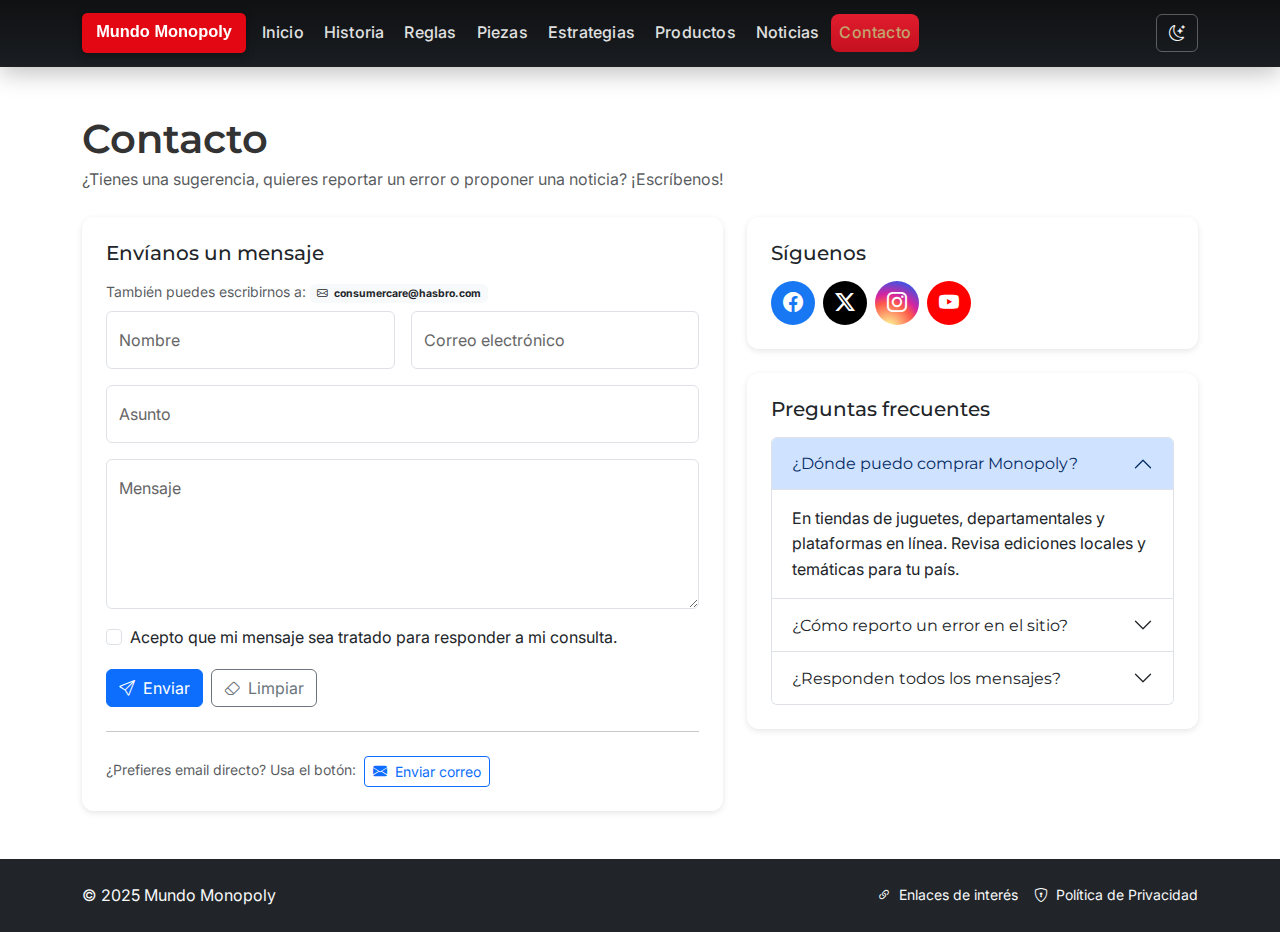
<file: pages/contacto.html>
<!DOCTYPE html>
<html lang="es" data-theme="light">
<head>
  <meta charset="UTF-8" />
  <meta name="viewport" content="width=device-width, initial-scale=1" />
  <title>Contacto - Mundo Monopoly</title>
  <meta name="description" content="Contáctanos para consultas, sugerencias o comentarios sobre Mundo Monopoly." />
  <link href="https://fonts.googleapis.com/css2?family=Montserrat:wght@400;500;600;700&family=Inter:wght@400;500&display=swap" rel="stylesheet">
  <link href="https://cdn.jsdelivr.net/npm/bootstrap@5.1.3/dist/css/bootstrap.min.css" rel="stylesheet">
  <link href="https://cdn.jsdelivr.net/npm/bootstrap-icons@1.11.3/font/bootstrap-icons.css" rel="stylesheet">
  <link href="../css/styles.css" rel="stylesheet">

  <!-- Favicons -->
  <link rel="icon" type="image/svg+xml" href="../assets/icons/favicon.svg?v=2">
  <meta name="theme-color" content="#E30613">
  <style>
    /* Ajustes suaves para esta página */
    .contact-card { border: none; box-shadow: 0 2px 6px var(--shadow-color); border-radius:.75rem; }
    .form-floating > label { color: var(--text-muted); }
    .social-links .btn { border-radius: 999px; }
    .copy-badge { cursor:pointer; user-select:none; }

    /* ===== FIX: Acordeón FAQ visible en modo oscuro ===== */
[data-theme="dark"] .accordion-item,
[data-theme="dark"] .accordion-header,
[data-theme="dark"] .accordion-button,
[data-theme="dark"] .accordion-body {
  background-color: #1e1e1e !important;   /* fondo oscuro uniforme */
  color: #f5f5f5 !important;               /* texto claro legible */
  border-color: rgba(255,255,255,0.15) !important;
}

/* Botón cerrado */
[data-theme="dark"] .accordion-button.collapsed {
  background-color: #2a2a2a !important;
  color: #e9e9e9 !important;
}

/* Botón abierto */
[data-theme="dark"] .accordion-button:not(.collapsed) {
  background-color: #343434 !important;
  color: #ffffff !important;
  box-shadow: none !important;
}

/* Corrige el ícono de flecha */
[data-theme="dark"] .accordion-button::after {
  filter: invert(1);
}
 
/* ===== FIX: Campos del formulario en modo oscuro ===== */
[data-theme="dark"] .form-control,
[data-theme="dark"] .form-select {
  background-color: #2b2b2b !important;   /* Fondo gris oscuro */
  color: #f5f5f5 !important;              /* Texto claro */
  border-color: rgba(255,255,255,0.2) !important;
}

[data-theme="dark"] .form-control::placeholder {
  color: #bbbbbb !important;              /* Placeholder más suave */
}

[data-theme="dark"] .form-floating > label {
  color: #aaaaaa !important;              /* Etiquetas flotantes legibles */
}

[data-theme="dark"] .form-control:focus,
[data-theme="dark"] .form-select:focus {
  background-color: #343434 !important;
  color: #ffffff !important;
  border-color: #E30613 !important;       /* rojo Monopoly */
  box-shadow: 0 0 0 .25rem rgba(227,6,19,.25) !important;
}

/* Ocultar placeholders dentro de form-floating (ambos temas) */
.form-floating .form-control::placeholder {
  color: transparent !important;
}

/* Si el campo tiene texto, con foco o autofill, el label debe flotar bien */
.form-floating .form-control:not(:placeholder-shown) ~ label,
.form-floating .form-control:focus ~ label,
.form-floating .form-control:-webkit-autofill ~ label {
  opacity: .85;
  transform: scale(.85) translateY(-0.6rem) translateX(.15rem);
}

/* Mejor contraste del label flotante en oscuro */
[data-theme="dark"] .form-floating > label {
  color: #bfc5cc !important;
}

  </style>

  
</head>
<body>

    <!-- NAV -->
<nav class="navbar navbar-expand-lg navbar-carbon fixed-top">
  <div class="container">
    <a class="navbar-brand" href="../index.html">
      <img src="../assets/icons/logo.svg" alt="Mundo Monopoly" height="40">
    </a>

    <button class="navbar-toggler" type="button" data-bs-toggle="collapse" data-bs-target="#navbarNav">
      <span class="navbar-toggler-icon"></span>
    </button>

    <div class="collapse navbar-collapse" id="navbarNav">
     <ul class="navbar-nav me-auto">
  <li class="nav-item"><a class="nav-link" data-page="index" href="#">Inicio</a></li>
  <li class="nav-item"><a class="nav-link" data-page="historia.html" href="#">Historia</a></li>
  <li class="nav-item"><a class="nav-link" data-page="reglas.html" href="#">Reglas</a></li>
  <li class="nav-item"><a class="nav-link" data-page="piezas.html" href="#">Piezas</a></li>
  <li class="nav-item"><a class="nav-link" data-page="estrategias.html" href="#">Estrategias</a></li>
  <li class="nav-item"><a class="nav-link" data-page="productos.html" href="#">Productos</a></li>
  <li class="nav-item"><a class="nav-link" data-page="noticias.html" href="#">Noticias</a></li>
  <li class="nav-item"><a class="nav-link" data-page="contacto.html" href="#">Contacto</a></li>
</ul>


      <div class="d-flex ms-auto">
        <button id="darkModeToggle" class="btn btn-outline-light" type="button" title="Modo oscuro">
          <i class="bi bi-moon-stars"></i>
        </button>
      </div>
    </div>
  </div>
</nav>



  <!-- MAIN -->
  <main class="container py-5">
    <header class="mb-4">
      <h1 class="mb-1">Contacto</h1>
      <p class="text-muted mb-0">¿Tienes una sugerencia, quieres reportar un error o proponer una noticia? ¡Escríbenos!</p>
    </header>

    <div class="row g-4">
      <!-- Col izquierda: Formulario -->
      <div class="col-md-7">
        <div class="card contact-card">
          <div class="card-body p-4">
            <h2 class="h5 mb-3">Envíanos un mensaje</h2>

            <!-- Info de correo con copia rápida -->
            <p class="small text-muted mb-2">
              También puedes escribirnos a:
              <span class="badge bg-light text-dark copy-badge" id="copyEmail" data-email="contacto@dominio.com">
                <i class="bi bi-envelope me-1"></i> consumercare@hasbro.com
              </span>
            </p>

            <!-- Formulario -->
            <!-- Para conectar con Formspree/Netlify:
                 action="https://formspree.io/f/XXXXXXXX" method="POST"  -->
            <form id="contactForm" class="needs-validation" novalidate>
              <!-- Honeypot antispam -->
              <input type="text" name="website" id="website" class="visually-hidden" tabindex="-1" autocomplete="off" aria-hidden="true">

              <div class="row g-3">
                <div class="col-sm-6">
                  <div class="form-floating">
                    <input type="text" id="nombre" name="nombre" class="form-control" placeholder="Tu nombre" required maxlength="60">
                    <label for="nombre">Nombre</label>
                    <div class="invalid-feedback">Ingresa tu nombre.</div>
                  </div>
                </div>
                <div class="col-sm-6">
                  <div class="form-floating">
                    <input type="email" id="email" name="email" class="form-control" placeholder="tucorreo@ejemplo.com" required maxlength="100">
                    <label for="email">Correo electrónico</label>
                    <div class="invalid-feedback">Ingresa un correo válido.</div>
                  </div>
                </div>
                <div class="col-12">
                  <div class="form-floating">
                    <input type="text" id="asunto" name="asunto" class="form-control" placeholder="Asunto" required maxlength="80">
                    <label for="asunto">Asunto</label>
                    <div class="invalid-feedback">Escribe un asunto.</div>
                  </div>
                </div>
                <div class="col-12">
                  <div class="form-floating">
                    <textarea id="mensaje" name="mensaje" class="form-control" placeholder="Escribe tu mensaje" style="height: 150px" required maxlength="1200"></textarea>
                    <label for="mensaje">Mensaje</label>
                    <div class="invalid-feedback">Cuéntanos en qué podemos ayudarte.</div>
                  </div>
                </div>

                <div class="col-12">
                  <div class="form-check">
                    <input class="form-check-input" type="checkbox" value="si" id="consent" required>
                    <label class="form-check-label" for="consent">
                      Acepto que mi mensaje sea tratado para responder a mi consulta.
                    </label>
                    <div class="invalid-feedback">Debes aceptar para continuar.</div>
                  </div>
                </div>

                <div class="col-12 d-flex gap-2">
                  <button class="btn btn-primary" type="submit">
                    <i class="bi bi-send me-1"></i> Enviar
                  </button>
                  <button class="btn btn-outline-secondary" type="reset">
                    <i class="bi bi-eraser me-1"></i> Limpiar
                  </button>
                </div>
              </div>
            </form>

            <hr class="my-4">

            <div class="small text-muted">
              ¿Prefieres email directo? Usa el botón:
              <a href="mailto:consumercare@hasbro.com?subject=Consulta%20Mundo%20Monopoly" class="btn btn-outline-primary btn-sm ms-1">
                <i class="bi bi-envelope-fill me-1"></i> Enviar correo
              </a>
            </div>
          </div>
        </div>
      </div>

      <!-- Col derecha: Información y FAQ -->
      <div class="col-md-5">
        <div class="card contact-card mb-4">
          <div class="card-body p-4">
            <h2 class="h5 mb-3">Síguenos</h2>
            <div class="d-flex flex-wrap gap-2 social-links">
                <a href="https://www.facebook.com/MONOPOLYGame/" class="btn btn-facebook" aria-label="MONOPOLY en Facebook" rel="me noopener" target="_blank">
                <i class="bi bi-facebook"></i>
                </a>
              <a href="https://x.com/Hasbro" class="btn btn-x" aria-label="Hasbro en X" rel="me noopener" target="_blank">
                <i class="bi bi-twitter-x"></i>
                </a>
              <a href="https://www.instagram.com/monopolygameofficial/" class="btn btn-instagram" aria-label="MONOPOLY en Instagram" rel="me noopener" target="_blank">
                <i class="bi bi-instagram"></i>
                </a>
              <a href="https://www.youtube.com/@Hasbro" class="btn btn-youtube" aria-label="Hasbro en YouTube" rel="me noopener" target="_blank">
                <i class="bi bi-youtube"></i>
                </a>
            </div>
          </div>
        </div>

        <div class="card contact-card">
          <div class="card-body p-4">
            <h2 class="h5 mb-3">Preguntas frecuentes</h2>
            <div class="accordion" id="accordionFAQ">
              <div class="accordion-item">
                <h3 class="accordion-header" id="q1">
                  <button class="accordion-button" type="button" data-bs-toggle="collapse" data-bs-target="#a1" aria-expanded="true" aria-controls="a1">
                    ¿Dónde puedo comprar Monopoly?
                  </button>
                </h3>
                <div id="a1" class="accordion-collapse collapse show" data-bs-parent="#accordionFAQ" aria-labelledby="q1">
                  <div class="accordion-body">
                    En tiendas de juguetes, departamentales y plataformas en línea. Revisa ediciones locales y temáticas para tu país.
                  </div>
                </div>
              </div>

              <div class="accordion-item">
                <h3 class="accordion-header" id="q2">
                  <button class="accordion-button collapsed" type="button" data-bs-toggle="collapse" data-bs-target="#a2" aria-expanded="false" aria-controls="a2">
                    ¿Cómo reporto un error en el sitio?
                  </button>
                </h3>
                <div id="a2" class="accordion-collapse collapse" data-bs-parent="#accordionFAQ" aria-labelledby="q2">
                  <div class="accordion-body">
                    Usa el formulario de contacto describiendo el problema, la página y si es posible adjunta una captura.
                  </div>
                </div>
              </div>

              <div class="accordion-item">
                <h3 class="accordion-header" id="q3">
                  <button class="accordion-button collapsed" type="button" data-bs-toggle="collapse" data-bs-target="#a3" aria-expanded="false" aria-controls="a3">
                    ¿Responden todos los mensajes?
                  </button>
                </h3>
                <div id="a3" class="accordion-collapse collapse" data-bs-parent="#accordionFAQ" aria-labelledby="q3">
                  <div class="accordion-body">
                    Sí. Normalmente respondemos en 24–48 horas hábiles. Si es urgente, utiliza el correo directo.
                  </div>
                </div>
              </div>

            </div><!-- /accordion -->
          </div>
        </div>
      </div>
    </div>
  </main>

  
  <!-- FOOTER -->
  <footer class="bg-dark text-light py-4">
  <div class="container d-flex flex-column flex-md-row justify-content-between align-items-center">
    <p class="mb-2 mb-md-0">&copy; 2025 Mundo Monopoly</p>

    <div class="small d-flex gap-3">
      <a href="enlaces.html" class="text-light text-decoration-none hover-effect">
        <i class="bi bi-link-45deg me-1"></i> Enlaces de interés
      </a>
      <a href="privacidad.html" class="text-light text-decoration-none hover-effect">
        <i class="bi bi-shield-lock me-1"></i> Política de Privacidad
      </a>
    </div>
  </div>
</footer>



  <!-- Toast éxito -->
  <div class="position-fixed bottom-0 end-0 p-3" style="z-index: 1080">
    <div id="toastOk" class="toast align-items-center text-bg-success border-0" role="status" aria-live="polite" aria-atomic="true">
      <div class="d-flex">
        <div class="toast-body">
          <i class="bi bi-check-circle me-2"></i> ¡Mensaje listo! Abriendo tu cliente de correo…
        </div>
        <button type="button" class="btn-close btn-close-white me-2 m-auto" data-bs-dismiss="toast" aria-label="Cerrar"></button>
      </div>
    </div>
  </div>

  <!-- SCRIPTS -->
  <script src="https://cdn.jsdelivr.net/npm/bootstrap@5.1.3/dist/js/bootstrap.bundle.min.js"></script>
  <script src="../js/scripts.js"></script>
  <script>
    // Copiar email al portapapeles
    document.getElementById('copyEmail').addEventListener('click', async (e) => {
      const email = e.currentTarget.dataset.email;
      try {
        await navigator.clipboard.writeText(email);
        e.currentTarget.classList.remove('bg-light','text-dark');
        e.currentTarget.classList.add('bg-success','text-white');
        e.currentTarget.innerHTML = '<i class="bi bi-clipboard-check me-1"></i> ¡Copiado!';
        setTimeout(() => {
          e.currentTarget.classList.add('bg-light','text-dark');
          e.currentTarget.classList.remove('bg-success','text-white');
          e.currentTarget.innerHTML = '<i class="bi bi-envelope me-1"></i> contacto@dominio.com (copiar)';
        }, 1600);
      } catch {}
    });

    // Validación + mailto fallback
    (function () {
      const form = document.getElementById('contactForm');
      const toastOk = new bootstrap.Toast(document.getElementById('toastOk'));

      form.addEventListener('submit', function (ev) {
        ev.preventDefault();
        ev.stopPropagation();

        // Honeypot: si está relleno, no hacemos nada
        if (document.getElementById('website').value.trim() !== '') return;

        form.classList.add('was-validated');
        if (!form.checkValidity()) return;

        const nombre  = document.getElementById('nombre').value.trim();
        const email   = document.getElementById('email').value.trim();
        const asunto  = document.getElementById('asunto').value.trim();
        const mensaje = document.getElementById('mensaje').value.trim();

        // Construye mailto con saltos de línea
        const to = 'contacto@dominio.com';
        const subject = encodeURIComponent(`[Mundo Monopoly] ${asunto}`);
        const body = encodeURIComponent(
`Nombre: ${nombre}
Email: ${email}

Mensaje:
${mensaje}

--- 
Enviado desde el formulario de contacto`
        );

        const href = `mailto:${to}?subject=${subject}&body=${body}`;

        // Mostrar toast y abrir mailto
        toastOk.show();
        setTimeout(() => { window.location.href = href; }, 300);

        // Si conectas un backend, aquí harías fetch() y manejarías respuesta.
      }, false);
    })();
  </script>
</body>
</html>
</file>
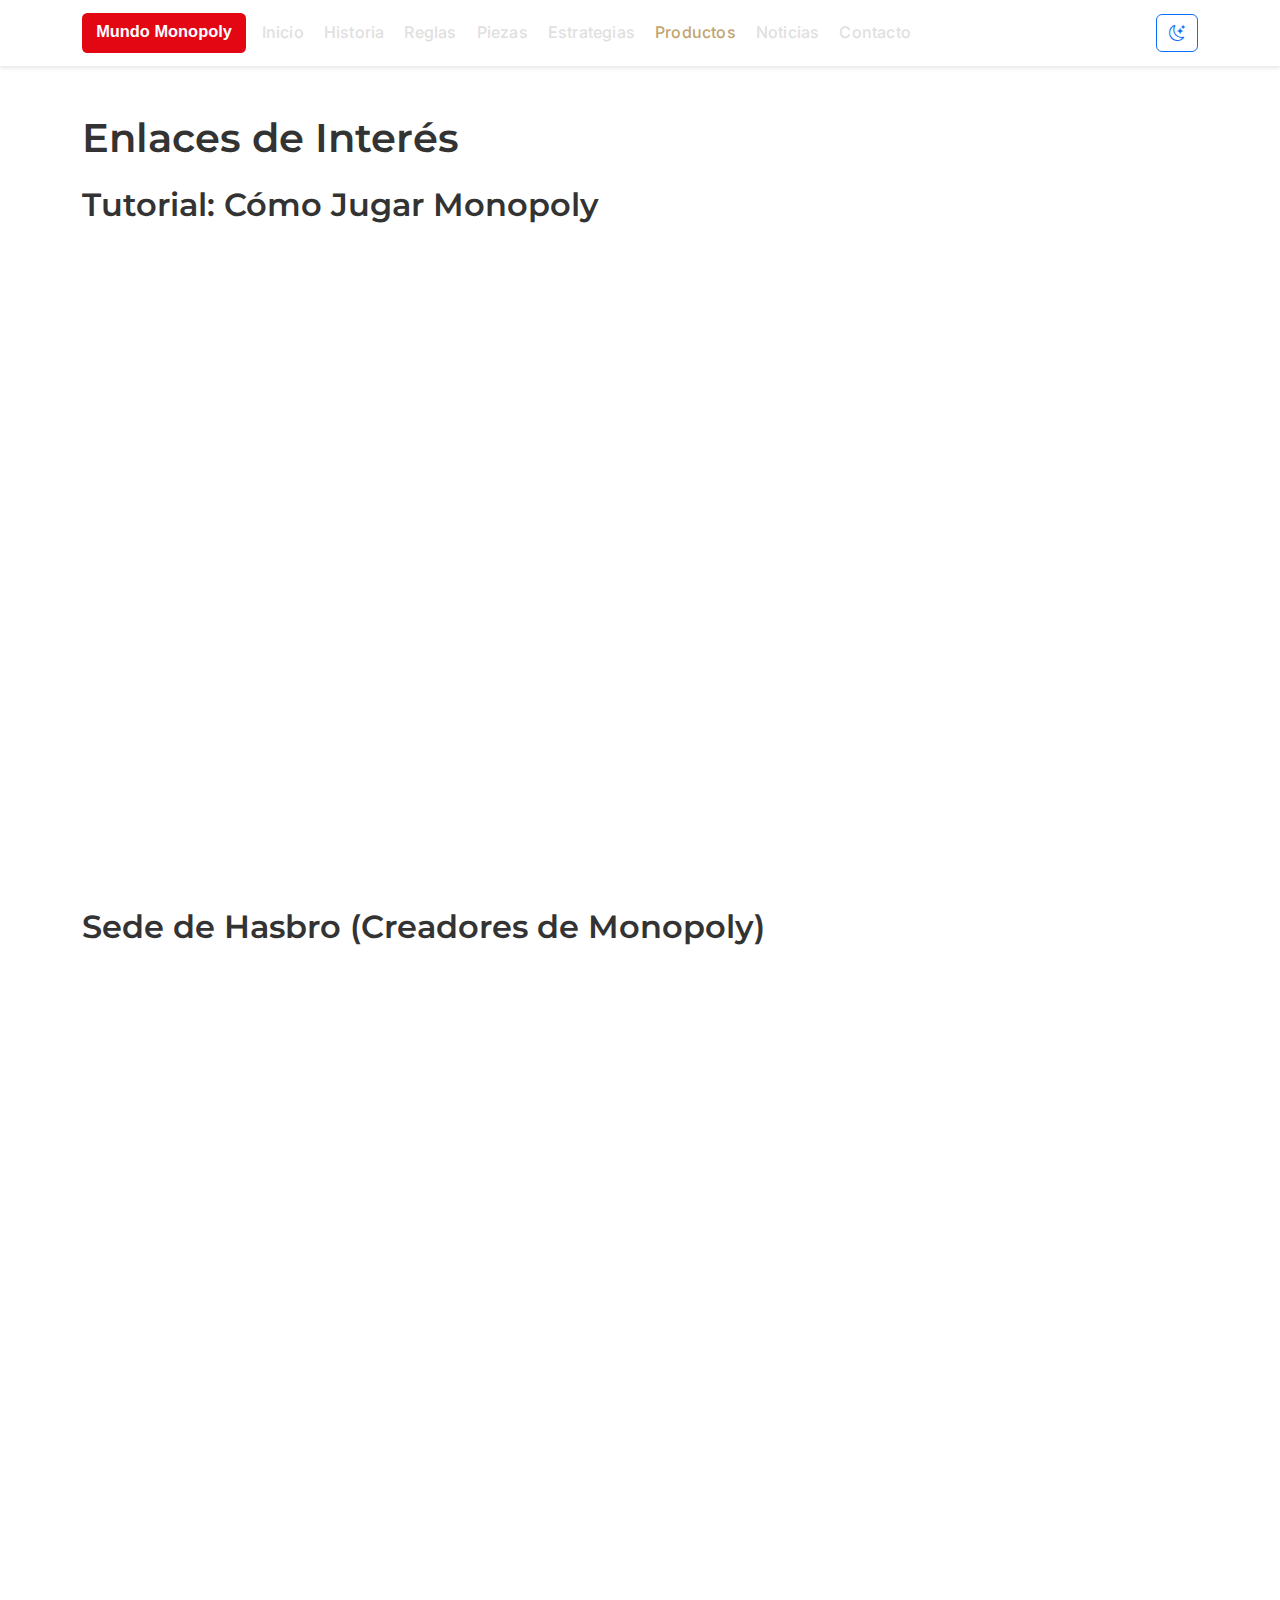
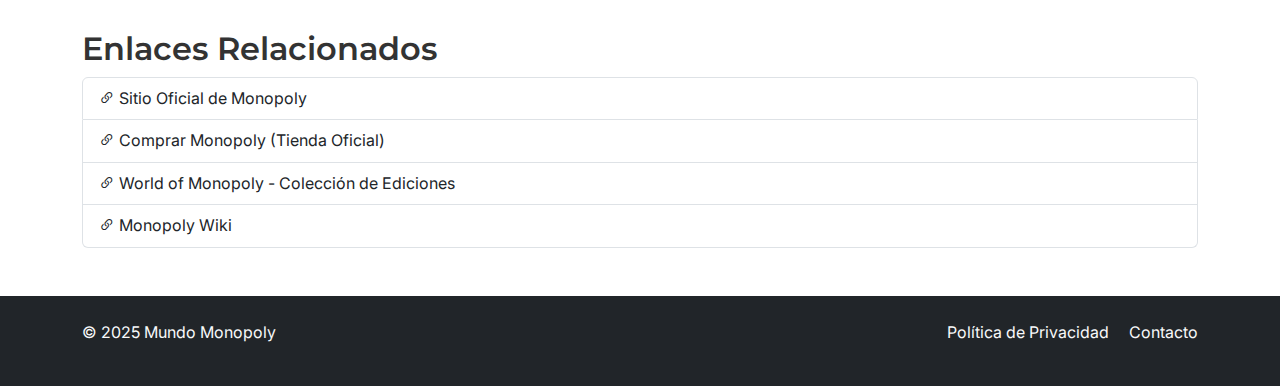
<file: pages/enlaces.html>
<!DOCTYPE html>
<html lang="es" data-theme="light">
<head>
    <meta charset="UTF-8">
    <meta name="viewport" content="width=device-width, initial-scale=1.0">
    <title>Enlaces de Interés - Mundo Monopoly</title>
    <meta name="description" content="Enlaces útiles, videos y ubicaciones relacionadas con Monopoly">
    <link href="https://fonts.googleapis.com/css2?family=Montserrat:wght@400;500;600;700&family=Inter:wght@400;500&display=swap" rel="stylesheet">
    <link href="https://cdn.jsdelivr.net/npm/bootstrap@5.1.3/dist/css/bootstrap.min.css" rel="stylesheet">
    <link href="https://cdn.jsdelivr.net/npm/bootstrap-icons@1.8.1/font/bootstrap-icons.css" rel="stylesheet">
    <link href="../css/styles.css" rel="stylesheet">

        <!-- Favicons -->
    <link rel="icon" type="image/svg+xml" href="../assets/icons/favicon.svg?v=2">
    <meta name="theme-color" content="#E30613">

</head>
<body>
    <nav class="navbar navbar-expand-lg navbar-light sticky-top">
        <div class="container">
            <a class="navbar-brand" href="../index.html">
                <img src="../assets/icons/logo.svg" alt="Mundo Monopoly Logo" height="40">
            </a>
            <button class="navbar-toggler" type="button" data-bs-toggle="collapse" data-bs-target="#navbarNav">
                <span class="navbar-toggler-icon"></span>
            </button>
            <div class="collapse navbar-collapse" id="navbarNav">
                <ul class="navbar-nav me-auto">
                    <li class="nav-item"><a class="nav-link" href="../index.html">Inicio</a></li>
                    <li class="nav-item"><a class="nav-link" href="historia.html">Historia</a></li>
                    <li class="nav-item"><a class="nav-link" href="reglas.html">Reglas</a></li>
                    <li class="nav-item"><a class="nav-link" href="piezas.html">Piezas</a></li>
                    <li class="nav-item"><a class="nav-link" href="estrategias.html">Estrategias</a></li>
                    <li class="nav-item"><a class="nav-link active" href="productos.html">Productos</a></li>
                    <li class="nav-item"><a class="nav-link" href="noticias.html">Noticias</a></li>
                    <li class="nav-item"><a class="nav-link" href="contacto.html">Contacto</a></li>
                </ul>
                <button id="darkModeToggle" class="btn btn-outline-primary" type="button">
                    <i class="bi bi-moon-stars"></i>
                </button>
            </div>
        </div>
    </nav>

    <main class="container py-5">
        <h1 class="mb-4">Enlaces de Interés</h1>
        
        <!-- Video Tutorial -->
        <section class="mb-5">
            <h2>Tutorial: Cómo Jugar Monopoly</h2>
            <div class="ratio ratio-16x9">
                <iframe 
                    src="https://www.youtube.com/embed/AuWvMgYv03g" 
                    title="Tutorial Monopoly"
                    allow="accelerometer; autoplay; clipboard-write; encrypted-media; gyroscope; picture-in-picture" 
                    allowfullscreen>
                </iframe>
            </div>
        </section>

        <!-- Ubicación Hasbro -->
        <section class="mb-5">
            <h2>Sede de Hasbro (Creadores de Monopoly)</h2>
            <div class="ratio ratio-16x9">
                <iframe 
                    src="https://www.google.com/maps/embed?pb=!1m18!1m12!1m3!1d2973.8676965806307!2d-71.38843772412937!3d41.87744356687444!2m3!1f0!2f0!3f0!3m2!1i1024!2i768!4f13.1!3m3!1m2!1s0x89e444e0a9b47227%3A0x84f32491d826d6d9!2sHasbro%2C%20Inc.!5e0!3m2!1sen!2sus!4v1695852151235!5m2!1sen!2sus"
                    style="border:0;" 
                    allowfullscreen="" 
                    loading="lazy" 
                    referrerpolicy="no-referrer-when-downgrade">
                </iframe>
            </div>
        </section>

        <!-- Enlaces Útiles -->
        <section>
            <h2>Enlaces Relacionados</h2>
            <div class="list-group">
                <a href="https://monopoly.hasbro.com" class="list-group-item list-group-item-action" target="_blank" rel="noopener">
                    <i class="bi bi-link-45deg"></i> Sitio Oficial de Monopoly
                </a>
                <a href="https://www.hasbro.com/es-es/product/monopoly-game:7EABAF97-5056-9047-F577-8F4663C79E75" class="list-group-item list-group-item-action" target="_blank" rel="noopener">
                    <i class="bi bi-link-45deg"></i> Comprar Monopoly (Tienda Oficial)
                </a>
                <a href="https://www.worldofmonopoly.com/" class="list-group-item list-group-item-action" target="_blank" rel="noopener">
                    <i class="bi bi-link-45deg"></i> World of Monopoly - Colección de Ediciones
                </a>
                <a href="https://monopoly.fandom.com/" class="list-group-item list-group-item-action" target="_blank" rel="noopener">
                    <i class="bi bi-link-45deg"></i> Monopoly Wiki
                </a>
            </div>
        </section>
    </main>

    <footer class="bg-dark text-light py-4">
        <div class="container">
            <div class="row">
                <div class="col-md-6">
                    <p>&copy; 2025 Mundo Monopoly</p>
                </div>
                <div class="col-md-6 text-end">
                    <a href="#" data-bs-toggle="modal" data-bs-target="#privacidadModal" class="text-light me-3">Política de Privacidad</a>
                    <a href="contacto.html" class="text-light">Contacto</a>
                </div>
            </div>
        </div>
    </footer>

    <script src="https://cdn.jsdelivr.net/npm/bootstrap@5.1.3/dist/js/bootstrap.bundle.min.js"></script>
    <script src="../js/scripts.js"></script>

    <style>
  [data-theme="dark"] .list-group-item{
    background-color: var(--card-bg) !important;
    color: var(--text-color) !important;
    border-color: var(--border-color) !important;
  }
  [data-theme="dark"] .list-group-item:hover{
    background-color: var(--hover-bg) !important;
  }
</style>

</body>
</html>
</file>
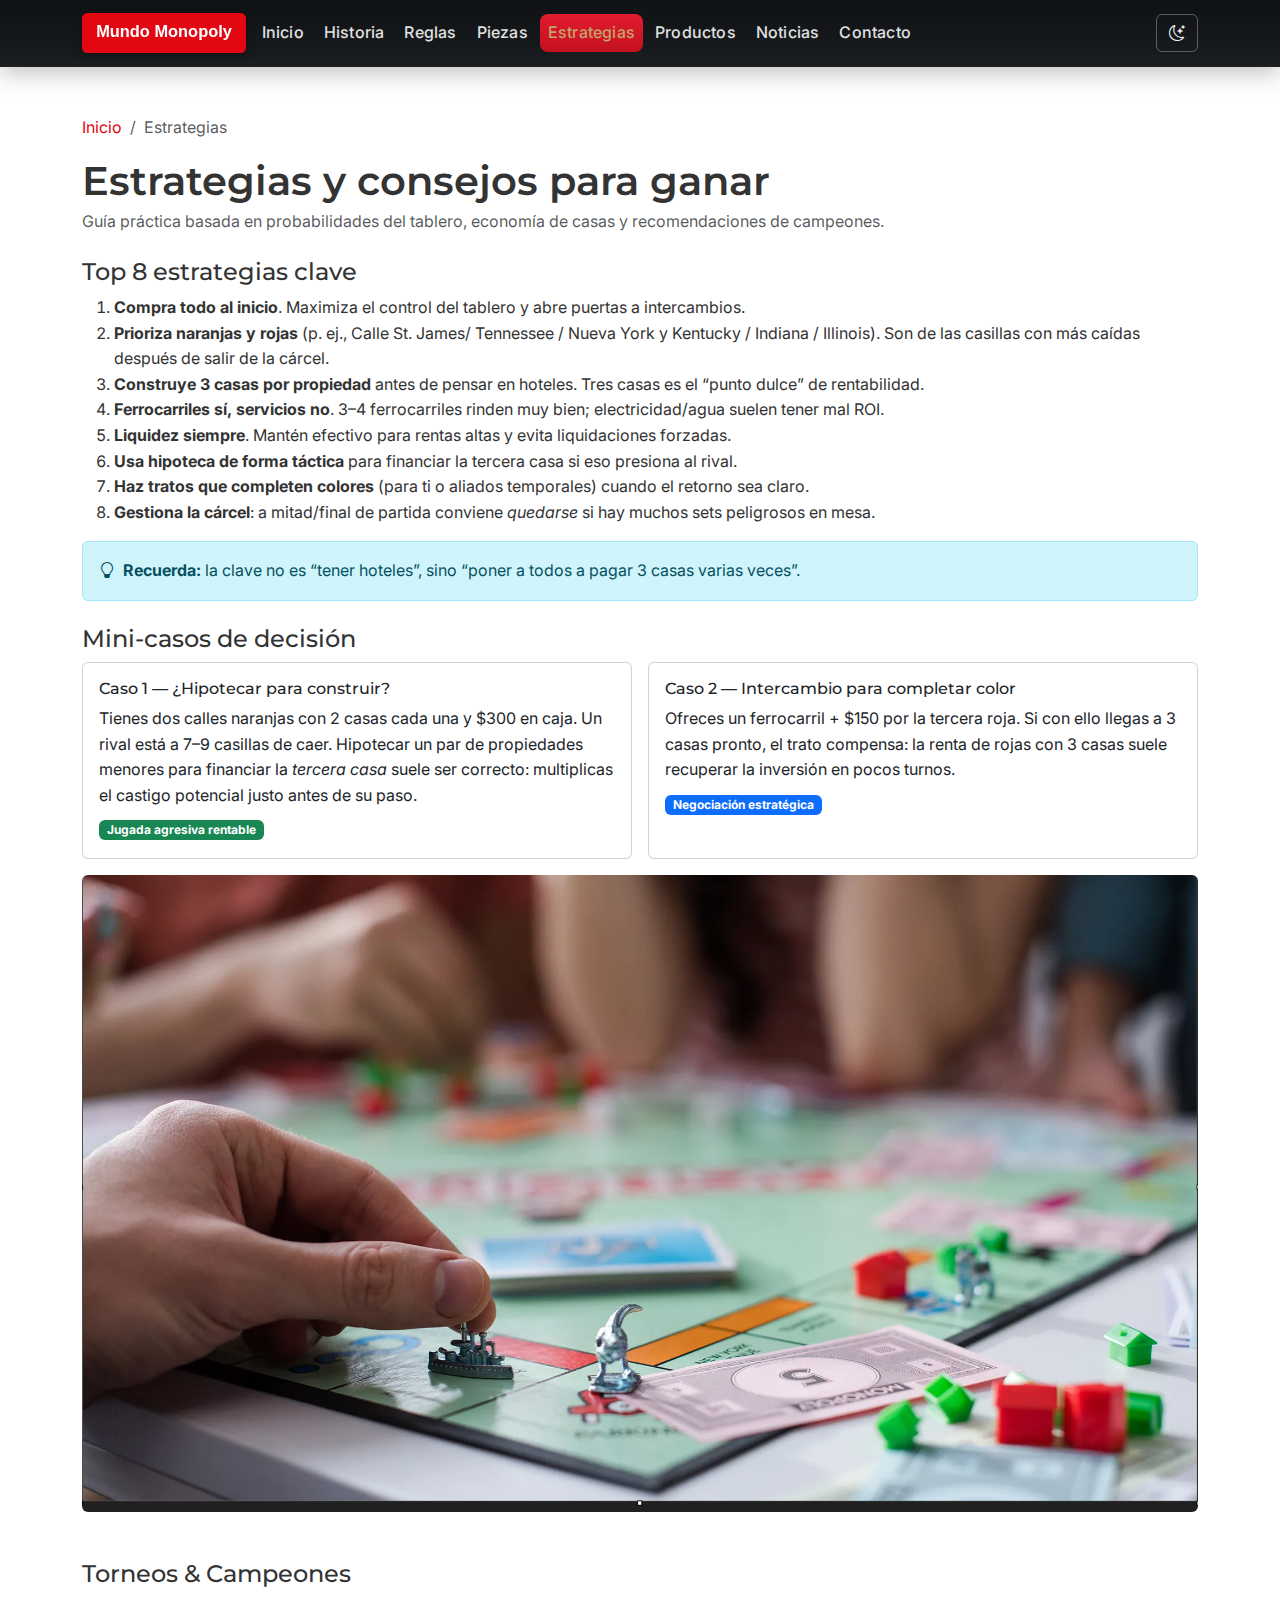
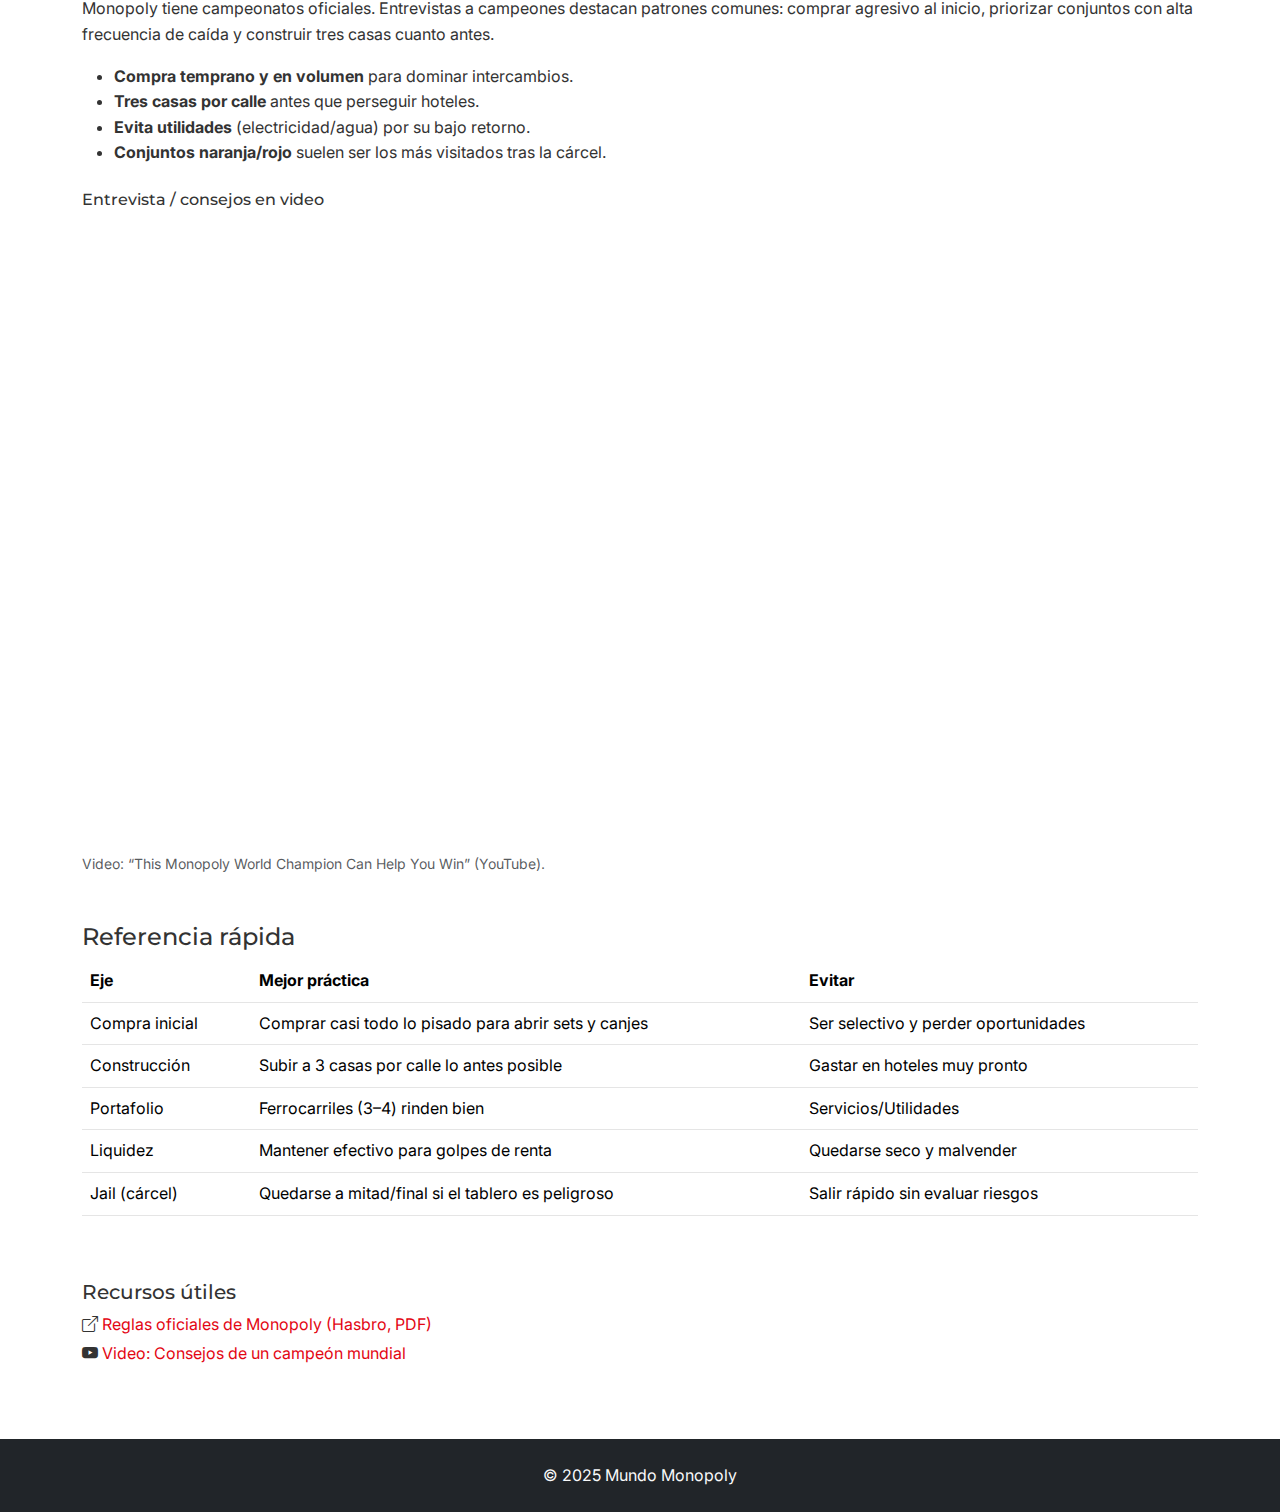
<file: pages/estrategias.html>
<!DOCTYPE html>
<html lang="es" data-theme="light">
<head>
  <meta charset="UTF-8" />
  <meta name="viewport" content="width=device-width, initial-scale=1" />
  <title>Estrategias - Mundo Monopoly</title>
  <meta name="description" content="Consejos, estrategias avanzadas y recursos de campeones para ganar en Monopoly.">

  <!-- Fuentes + Bootstrap + Icons -->
  <link href="https://fonts.googleapis.com/css2?family=Montserrat:wght@400;500;600;700&family=Inter:wght@400;500&display=swap" rel="stylesheet">
  <link href="https://cdn.jsdelivr.net/npm/bootstrap@5.1.3/dist/css/bootstrap.min.css" rel="stylesheet">
  <link href="https://cdn.jsdelivr.net/npm/bootstrap-icons@1.11.3/font/bootstrap-icons.css" rel="stylesheet">

  <!-- Estilos del sitio -->
  <link href="../css/styles.css" rel="stylesheet">

  <!-- Favicons -->
  <link rel="icon" type="image/svg+xml" href="../assets/icons/favicon.svg?v=2">
  <meta name="theme-color" content="#E30613">

  <style>
/* ===== tabla 'Referencia rápida' visible en ambos temas ===== */

/* Modo claro */
[data-theme="light"] table.table {
  background-color: #ffffff;
  color: #212529;
  border-color: rgba(0,0,0,0.1);
}

/* Modo oscuro */
[data-theme="dark"] table.table {
  background-color: #1e1e1e !important;   /* fondo oscuro */
  color: #f5f5f5 !important;              /* texto claro */
  border-color: rgba(255,255,255,0.1) !important;
}

/* Ajusta los encabezados de columna */
[data-theme="dark"] table.table thead th {
  background-color: #2a2a2a !important;
  color: #fff !important;
  border-bottom: 2px solid rgba(255,255,255,0.15);
}

/* Ajusta filas y bordes */
[data-theme="dark"] table.table tbody tr {
  border-color: rgba(255,255,255,0.08);
}

[data-theme="dark"] table.table tbody tr:hover {
  background-color: rgba(255,255,255,0.05);
}
</style>

</head>
<body>
  <!-- NAV -->
<nav class="navbar navbar-expand-lg navbar-carbon fixed-top">
  <div class="container">
    <a class="navbar-brand" href="../index.html">
      <img src="../assets/icons/logo.svg" alt="Mundo Monopoly" height="40">
    </a>

    <button class="navbar-toggler" type="button" data-bs-toggle="collapse" data-bs-target="#navbarNav">
      <span class="navbar-toggler-icon"></span>
    </button>

    <div class="collapse navbar-collapse" id="navbarNav">
      <ul class="navbar-nav me-auto">
  <li class="nav-item"><a class="nav-link" data-page="index" href="#">Inicio</a></li>
  <li class="nav-item"><a class="nav-link" data-page="historia.html" href="#">Historia</a></li>
  <li class="nav-item"><a class="nav-link" data-page="reglas.html" href="#">Reglas</a></li>
  <li class="nav-item"><a class="nav-link" data-page="piezas.html" href="#">Piezas</a></li>
  <li class="nav-item"><a class="nav-link" data-page="estrategias.html" href="#">Estrategias</a></li>
  <li class="nav-item"><a class="nav-link" data-page="productos.html" href="#">Productos</a></li>
  <li class="nav-item"><a class="nav-link" data-page="noticias.html" href="#">Noticias</a></li>
  <li class="nav-item"><a class="nav-link" data-page="contacto.html" href="#">Contacto</a></li>
</ul>


      <div class="d-flex ms-auto">
        <button id="darkModeToggle" class="btn btn-outline-light" type="button" title="Modo oscuro">
          <i class="bi bi-moon-stars"></i>
        </button>
      </div>
    </div>
  </div>
</nav>



  <main class="container py-5">
    <!-- Breadcrumb -->
    <nav aria-label="breadcrumb" class="mb-3">
      <ol class="breadcrumb small">
        <li class="breadcrumb-item"><a href="../index.html">Inicio</a></li>
        <li class="breadcrumb-item active" aria-current="page">Estrategias</li>
      </ol>
    </nav>

    <header class="mb-4">
      <h1 class="mb-1">Estrategias y consejos para ganar</h1>
      <p class="text-muted mb-0">Guía práctica basada en probabilidades del tablero, economía de casas y recomendaciones de campeones.</p>
    </header>

    <!-- Top estrategias rápidas -->
    <section class="mb-4">
      <h2 class="h4">Top 8 estrategias clave</h2>
      <ol class="mb-3">
        <li><strong>Compra todo al inicio</strong>. Maximiza el control del tablero y abre puertas a intercambios.</li>
        <li><strong>Prioriza naranjas y rojas</strong> (p. ej., Calle St. James/ Tennessee / Nueva York y Kentucky / Indiana / Illinois). Son de las casillas con más caídas después de salir de la cárcel.</li>
        <li><strong>Construye 3 casas por propiedad</strong> antes de pensar en hoteles. Tres casas es el “punto dulce” de rentabilidad.</li>
        <li><strong>Ferrocarriles sí, servicios no</strong>. 3–4 ferrocarriles rinden muy bien; electricidad/agua suelen tener mal ROI.</li>
        <li><strong>Liquidez siempre</strong>. Mantén efectivo para rentas altas y evita liquidaciones forzadas.</li>
        <li><strong>Usa hipoteca de forma táctica</strong> para financiar la tercera casa si eso presiona al rival.</li>
        <li><strong>Haz tratos que completen colores</strong> (para ti o aliados temporales) cuando el retorno sea claro.</li>
        <li><strong>Gestiona la cárcel</strong>: a mitad/final de partida conviene <em>quedarse</em> si hay muchos sets peligrosos en mesa.</li>
      </ol>
      <div class="alert alert-info" role="alert">
        <i class="bi bi-lightbulb me-1"></i>
        <strong>Recuerda:</strong> la clave no es “tener hoteles”, sino “poner a todos a pagar 3 casas varias veces”.
      </div>
    </section>

    <!-- Mini-casos / ejemplos -->
    <section class="mb-5">
      <h2 class="h4">Mini-casos de decisión</h2>
      <div class="row g-3">
        <div class="col-md-6">
          <div class="card h-100">
            <div class="card-body">
              <h3 class="h6">Caso 1 — ¿Hipotecar para construir?</h3>
              <p class="mb-2">Tienes dos calles naranjas con 2 casas cada una y $300 en caja. Un rival está a 7–9 casillas de caer. Hipotecar un par de propiedades menores para financiar la <em>tercera casa</em> suele ser correcto: multiplicas el castigo potencial justo antes de su paso.</p>
              <span class="badge bg-success">Jugada agresiva rentable</span>
            </div>
          </div>
        </div>
        <div class="col-md-6">
          <div class="card h-100">
            <div class="card-body">
              <h3 class="h6">Caso 2 — Intercambio para completar color</h3>
              <p class="mb-2">Ofreces un ferrocarril + $150 por la tercera roja. Si con ello llegas a 3 casas pronto, el trato compensa: la renta de rojas con 3 casas suele recuperar la inversión en pocos turnos.</p>
              <span class="badge bg-primary">Negociación estratégica</span>
            </div>
          </div>
        </div>
      </div>
      <img src="../assets/img/monopoly%20strategia.png" alt="Estrategias Monopoly" class="img-fluid rounded mt-3">
    </section>

    <!-- Torneos y campeones -->
    <section class="mb-5">
      <h2 class="h4">Torneos & Campeones</h2>
      <p class="mb-3">
        Monopoly tiene campeonatos oficiales. Entrevistas a campeones destacan patrones comunes: comprar agresivo al inicio, priorizar conjuntos con alta frecuencia de caída y construir tres casas cuanto antes.
      </p>

      <ul class="mb-4">
        <li><strong>Compra temprano y en volumen</strong> para dominar intercambios.</li>
        <li><strong>Tres casas por calle</strong> antes que perseguir hoteles.</li>
        <li><strong>Evita utilidades</strong> (electricidad/agua) por su bajo retorno.</li>
        <li><strong>Conjuntos naranja/rojo</strong> suelen ser los más visitados tras la cárcel.</li>
      </ul>

      <h3 class="h6">Entrevista / consejos en video</h3>
      <div class="ratio ratio-16x9 mb-2">
        <!-- Campeón de Monopoly explicando cómo ganar -->
        <iframe
          src="https://www.youtube.com/embed/qAi26NVUucw"
          title="This Monopoly World Champion Can Help You Win"
          frameborder="0"
          allow="accelerometer; autoplay; clipboard-write; encrypted-media; gyroscope; picture-in-picture"
          allowfullscreen></iframe>
      </div>
      <p class="small text-muted mb-0">Video: “This Monopoly World Champion Can Help You Win” (YouTube).</p>
    </section>

    <!-- Tabla rápida de referencia -->
    <section class="mb-5">
      <h2 class="h4">Referencia rápida</h2>
      <div class="table-responsive">
        <table class="table align-middle">
          <thead>
            <tr>
              <th>Eje</th>
              <th>Mejor práctica</th>
              <th>Evitar</th>
            </tr>
          </thead>
          <tbody>
            <tr>
              <td>Compra inicial</td>
              <td>Comprar casi todo lo pisado para abrir sets y canjes</td>
              <td>Ser selectivo y perder oportunidades</td>
            </tr>
            <tr>
              <td>Construcción</td>
              <td>Subir a 3 casas por calle lo antes posible</td>
              <td>Gastar en hoteles muy pronto</td>
            </tr>
            <tr>
              <td>Portafolio</td>
              <td>Ferrocarriles (3–4) rinden bien</td>
              <td>Servicios/Utilidades</td>
            </tr>
            <tr>
              <td>Liquidez</td>
              <td>Mantener efectivo para golpes de renta</td>
              <td>Quedarse seco y malvender</td>
            </tr>
            <tr>
              <td>Jail (cárcel)</td>
              <td>Quedarse a mitad/final si el tablero es peligroso</td>
              <td>Salir rápido sin evaluar riesgos</td>
            </tr>
          </tbody>
        </table>
      </div>
    </section>

    <!-- Recursos -->
    <section class="mb-4">
      <h2 class="h5">Recursos útiles</h2>
      <ul class="list-unstyled">
        <li class="mb-1"><i class="bi bi-box-arrow-up-right me-1"></i><a href="https://www.hasbro.com/common/instruct/00009.pdf" target="_blank" rel="noopener">Reglas oficiales de Monopoly (Hasbro, PDF)</a></li>
        <li class="mb-1"><i class="bi bi-youtube me-1"></i><a href="https://www.youtube.com/watch?v=qAi26NVUucw" target="_blank" rel="noopener">Video: Consejos de un campeón mundial</a></li>
      </ul>
    </section>
  </main>

  <!-- FOOTER -->
  <footer class="bg-dark text-light py-4">
    <div class="container text-center">
      <p class="mb-0">&copy; 2025 Mundo Monopoly</p>
    </div>
  </footer>

  <!-- Scripts -->
  <script src="https://cdn.jsdelivr.net/npm/bootstrap@5.1.3/dist/js/bootstrap.bundle.min.js"></script>
  <script src="../js/scripts.js"></script>
</body>
</html>
</file>
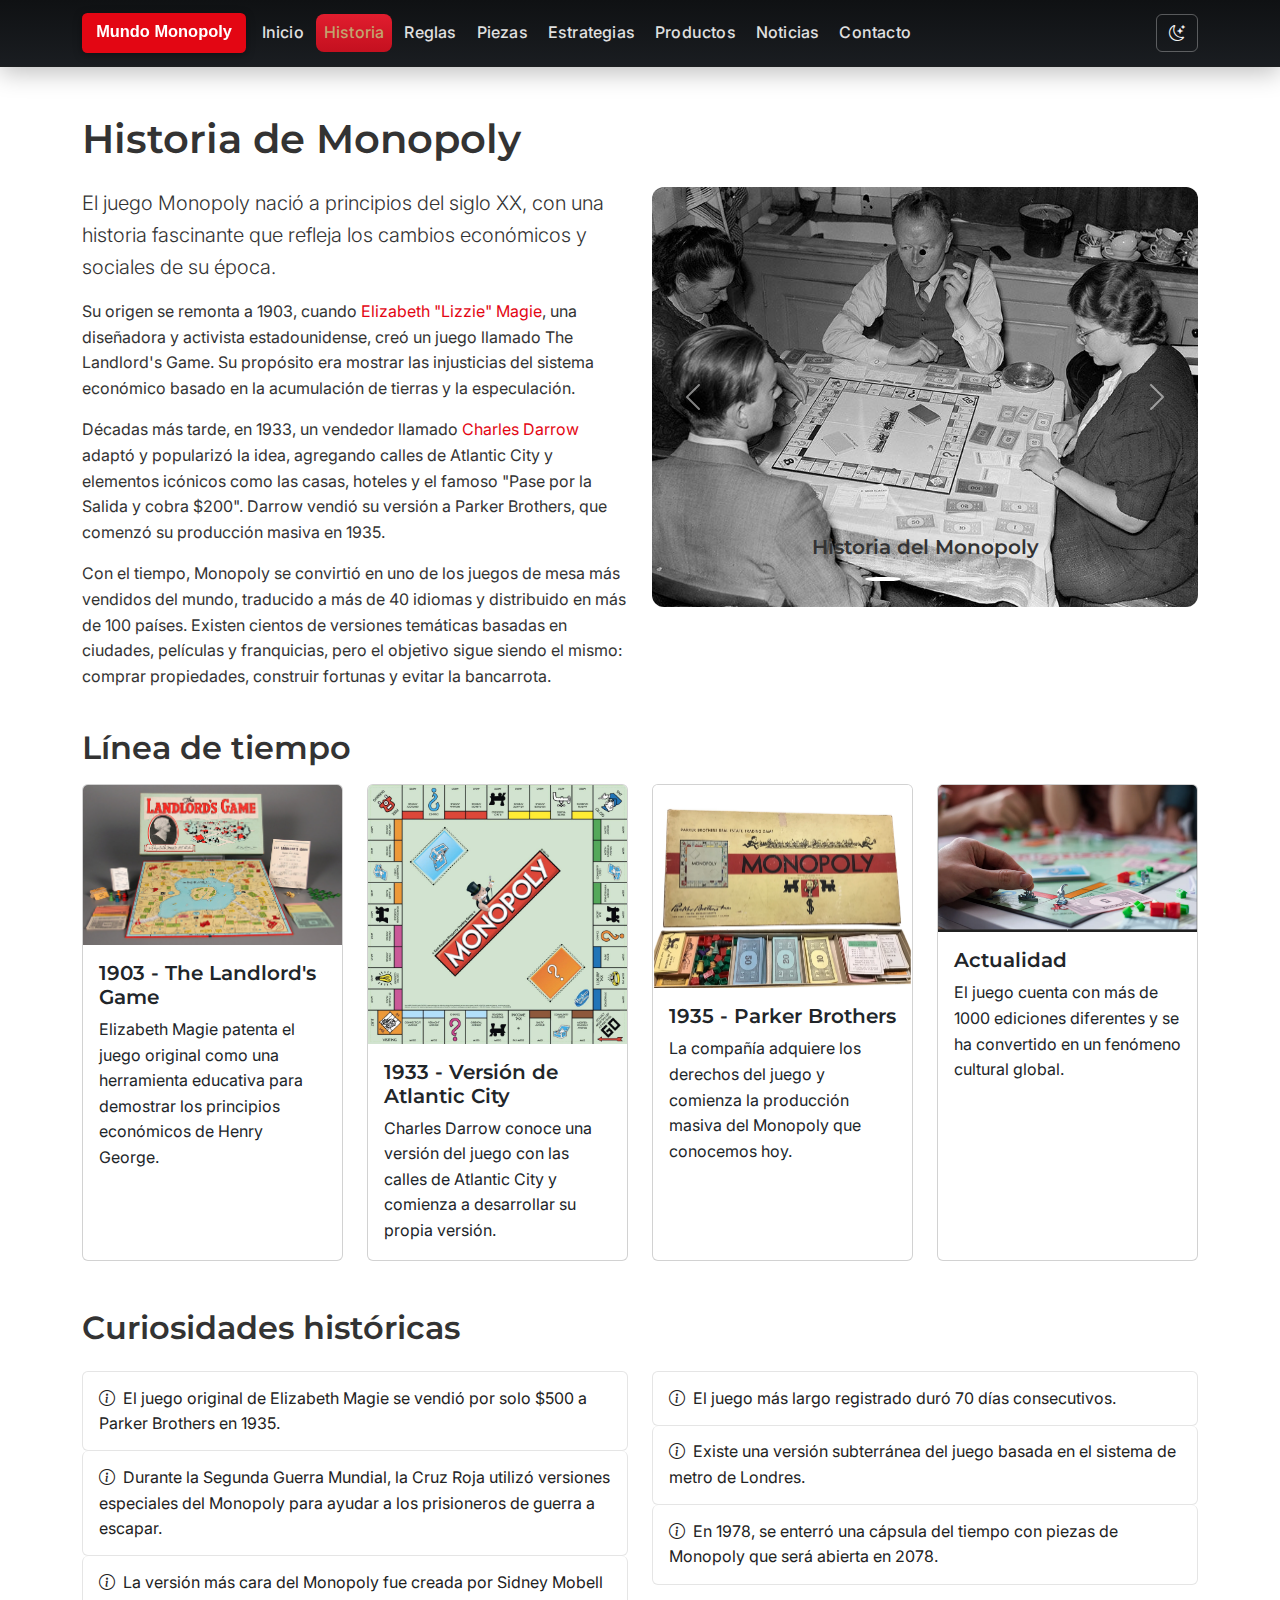
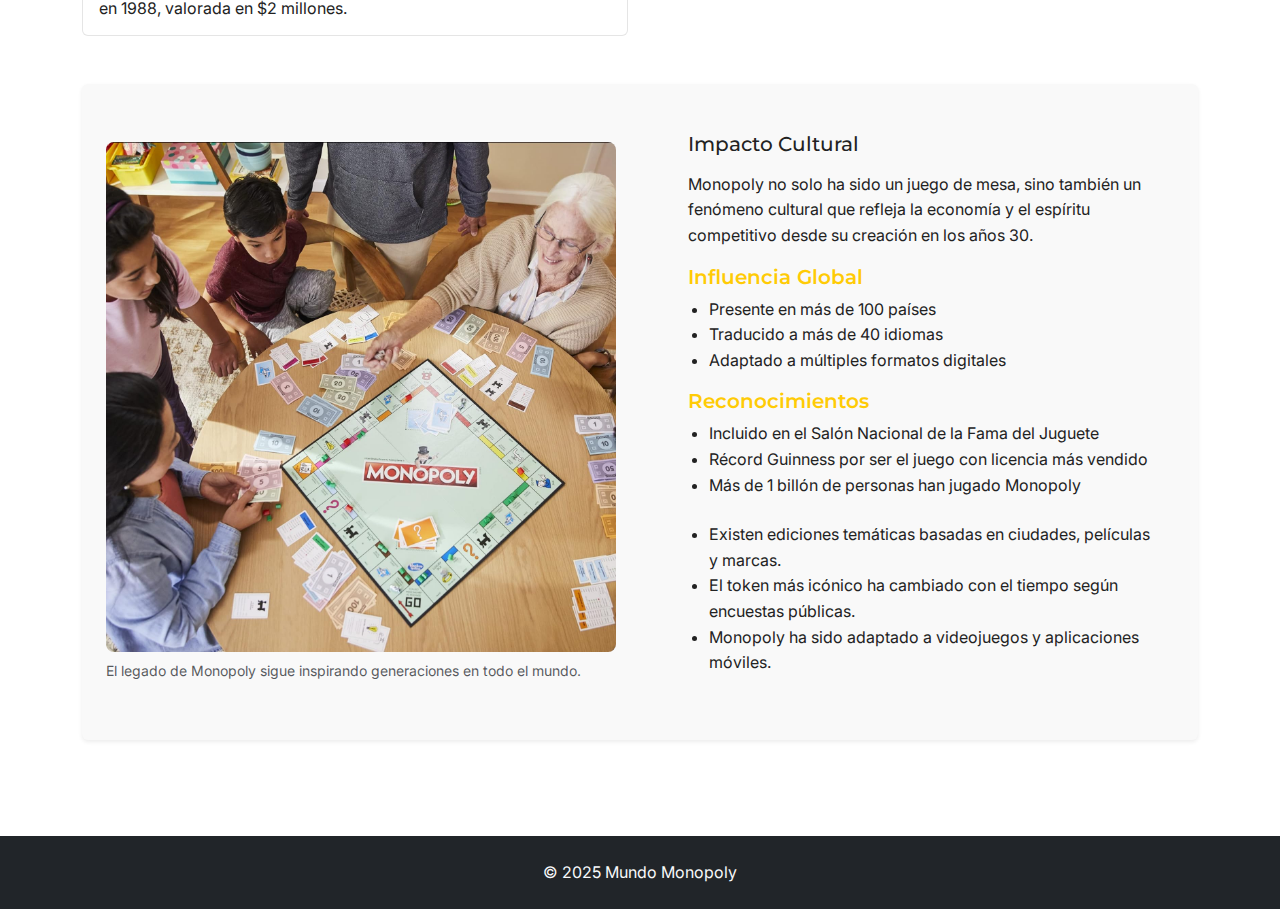
<file: pages/historia.html>
<!DOCTYPE html>
<html lang="es" data-theme="light">
<head>
    <meta charset="UTF-8">
    <meta name="viewport" content="width=device-width, initial-scale=1.0">
    <title>Historia - Mundo Monopoly</title>
    <meta name="description" content="Historia y evolución de Monopoly, desde The Landlord's Game hasta las versiones modernas.">
    <link href="https://fonts.googleapis.com/css2?family=Montserrat:wght@400;500;600;700&family=Inter:wght@400;500&display=swap" rel="stylesheet">
    <link href="https://cdn.jsdelivr.net/npm/bootstrap@5.1.3/dist/css/bootstrap.min.css" rel="stylesheet">
    <link href="https://cdn.jsdelivr.net/npm/bootstrap-icons@1.8.1/font/bootstrap-icons.css" rel="stylesheet">
    <link href="../css/styles.css" rel="stylesheet">

        <!-- Favicons -->
    <link rel="icon" type="image/svg+xml" href="../assets/icons/favicon.svg?v=2">
    <meta name="theme-color" content="#E30613">

</head>

<body>
    <nav class="navbar navbar-expand-lg navbar-carbon fixed-top">
  <div class="container">
    <a class="navbar-brand" href="../index.html">
      <img src="../assets/icons/logo.svg" alt="Mundo Monopoly" height="40">
    </a>

    <button class="navbar-toggler" type="button" data-bs-toggle="collapse" data-bs-target="#navbarNav">
      <span class="navbar-toggler-icon"></span>
    </button>

    <div class="collapse navbar-collapse" id="navbarNav">
      <ul class="navbar-nav me-auto">
  <li class="nav-item"><a class="nav-link" data-page="index" href="#">Inicio</a></li>
  <li class="nav-item"><a class="nav-link" data-page="historia.html" href="#">Historia</a></li>
  <li class="nav-item"><a class="nav-link" data-page="reglas.html" href="#">Reglas</a></li>
  <li class="nav-item"><a class="nav-link" data-page="piezas.html" href="#">Piezas</a></li>
  <li class="nav-item"><a class="nav-link" data-page="estrategias.html" href="#">Estrategias</a></li>
  <li class="nav-item"><a class="nav-link" data-page="productos.html" href="#">Productos</a></li>
  <li class="nav-item"><a class="nav-link" data-page="noticias.html" href="#">Noticias</a></li>
  <li class="nav-item"><a class="nav-link" data-page="contacto.html" href="#">Contacto</a></li>
</ul>


      <div class="d-flex ms-auto">
        <button id="darkModeToggle" class="btn btn-outline-light" type="button" title="Modo oscuro">
          <i class="bi bi-moon-stars"></i>
        </button>
      </div>
    </div>
  </div>
</nav>



    <main class="container py-5">
        <h1 class="mb-4">Historia de Monopoly</h1>
        <div class="row mb-4">
            <div class="col-md-6">
                <p class="lead">El juego Monopoly nació a principios del siglo XX, con una historia fascinante que refleja los cambios económicos y sociales de su época.</p>
                <p>Su origen se remonta a 1903, cuando <a href="#" class="person-pop" data-bs-toggle="popover" data-bs-html="true" data-bs-trigger="hover click focus" data-bs-content='&lt;img src="../assets/img/Elizabeth%20%E2%80%9CLizzie%E2%80%9D%20Magie.png" class="pop-img"&gt;'
                 tabindex="0">Elizabeth "Lizzie" Magie</a>, una diseñadora y activista estadounidense, creó un juego llamado The Landlord's Game. Su propósito era mostrar las injusticias del sistema económico basado en la acumulación de tierras y la especulación.</p>
                <p>Décadas más tarde, en 1933, un vendedor llamado <a href="#" class="person-pop" data-bs-toggle="popover" data-bs-html="true" data-bs-trigger="hover click focus" data-bs-content='&lt;img src="../assets/img/Charles%20B.%20Darrow%2C%20Monopoly%20Inventor%20Print..png" class="pop-img"&gt;'
                tabindex="0">Charles Darrow</a> adaptó y popularizó la idea, agregando calles de Atlantic City y elementos icónicos como las casas, hoteles y el famoso "Pase por la Salida y cobra $200". Darrow vendió su versión a Parker Brothers, que comenzó su producción masiva en 1935.</p>
                <p>Con el tiempo, Monopoly se convirtió en uno de los juegos de mesa más vendidos del mundo, traducido a más de 40 idiomas y distribuido en más de 100 países. Existen cientos de versiones temáticas basadas en ciudades, películas y franquicias, pero el objetivo sigue siendo el mismo: comprar propiedades, construir fortunas y evitar la bancarrota.</p>
            </div>
            <div class="col-md-6">
                <!-- Carrusel automático con las tres fotos principales -->
                <div id="historiaCarousel" class="carousel slide" data-bs-ride="carousel" data-bs-interval="4000">
                    <div class="carousel-indicators">
                        <button type="button" data-bs-target="#historiaCarousel" data-bs-slide-to="0" class="active" aria-current="true" aria-label="Slide 1"></button>
                        <button type="button" data-bs-target="#historiaCarousel" data-bs-slide-to="1" aria-label="Slide 2"></button>
                        <button type="button" data-bs-target="#historiaCarousel" data-bs-slide-to="2" aria-label="Slide 3"></button>
                    </div>
                    <div class="carousel-inner">
                        <div class="carousel-item active">
                            <img src="../assets/img/historia%20del%20monopoly.jpg" class="d-block w-100" alt="Historia del Monopoly" loading="lazy">
                            <div class="carousel-caption d-none d-md-block">
                                <h5>Historia del Monopoly</h5>
                            </div>
                        </div>
                        <div class="carousel-item">
                            <img src="../assets/img/historia%20del%20monopoly%202.jpg" class="d-block w-100" alt="Historia del Monopoly - parte 2" loading="lazy">
                            <div class="carousel-caption d-none d-md-block">
                                <h5>Historia (parte 2)</h5>
                            </div>
                        </div>
                        <div class="carousel-item">
                            <img src="../assets/img/historia%20del%20monopoly%203.jpg" class="d-block w-100" alt="Historia del Monopoly - parte 3" loading="lazy">
                            <div class="carousel-caption d-none d-md-block">
                                <h5>Historia (parte 3)</h5>
                            </div>
                        </div>
                    </div>
                    <button class="carousel-control-prev" type="button" data-bs-target="#historiaCarousel" data-bs-slide="prev">
                        <span class="carousel-control-prev-icon" aria-hidden="true"></span>
                        <span class="visually-hidden">Anterior</span>
                    </button>
                    <button class="carousel-control-next" type="button" data-bs-target="#historiaCarousel" data-bs-slide="next">
                        <span class="carousel-control-next-icon" aria-hidden="true"></span>
                        <span class="visually-hidden">Siguiente</span>
                    </button>
                </div>
            </div>
        </div>

        <h2 class="mb-3">Línea de tiempo</h2>
        <div class="timeline">
                <div class="row row-cols-1 row-cols-md-4 g-4">
                <div class="col">
                    <div class="card h-100">
                        <img src="../assets/img/The%20Landlord%E2%80%99s%20Game.jpg" class="card-img-top" alt="The Landlord's Game tablero original">
                        <div class="card-body">
                            <h5 class="card-title">1903 - The Landlord's Game</h5>
                            <p class="card-text">Elizabeth Magie patenta el juego original como una herramienta educativa para demostrar los principios económicos de Henry George.</p>
                        </div>
                    </div>
                </div>
                <div class="col">
                    <div class="card h-100">
                        <img src="../assets/img/tablero-Monopoly.jpg" class="card-img-top" alt="Calles de Atlantic City">
                        <div class="card-body">
                            <h5 class="card-title">1933 - Versión de Atlantic City</h5>
                            <p class="card-text">Charles Darrow conoce una versión del juego con las calles de Atlantic City y comienza a desarrollar su propia versión.</p>
                        </div>
                    </div>
                </div>
                <div class="col">
                    <div class="card h-100">
                        <img src="../assets/img/Old%20Wooden%20Monopoly%20Game%20Great%20Early%201954%20Monopoly%20Game%20Ruby%20Lane.png" class="card-img-top" alt="Monopoly de Parker Brothers">
                        <div class="card-body">
                            <h5 class="card-title">1935 - Parker Brothers</h5>
                            <p class="card-text">La compañía adquiere los derechos del juego y comienza la producción masiva del Monopoly que conocemos hoy.</p>
                        </div>
                    </div>
                </div>
                <div class="col">
                    <div class="card h-100">
                        <img src="../assets/img/monopoly%20strategia.png" class="card-img-top" alt="Versiones modernas de Monopoly">
                        <div class="card-body">
                            <h5 class="card-title">Actualidad</h5>
                            <p class="card-text">El juego cuenta con más de 1000 ediciones diferentes y se ha convertido en un fenómeno cultural global.</p>
                        </div>
                    </div>
                </div>
            </div>
        </div>

        <h2 class="mt-5 mb-4">Curiosidades históricas</h2>
        <div class="row">
            <div class="col-md-6">
                <ul class="list-group">
                    <li class="list-group-item"><i class="bi bi-info-circle me-2"></i>El juego original de Elizabeth Magie se vendió por solo $500 a Parker Brothers en 1935.</li>
                    <li class="list-group-item"><i class="bi bi-info-circle me-2"></i>Durante la Segunda Guerra Mundial, la Cruz Roja utilizó versiones especiales del Monopoly para ayudar a los prisioneros de guerra a escapar.</li>
                    <li class="list-group-item"><i class="bi bi-info-circle me-2"></i>La versión más cara del Monopoly fue creada por Sidney Mobell en 1988, valorada en $2 millones.</li>
                </ul>
            </div>
            <div class="col-md-6">
                <ul class="list-group">
                    <li class="list-group-item"><i class="bi bi-info-circle me-2"></i>El juego más largo registrado duró 70 días consecutivos.</li>
                    <li class="list-group-item"><i class="bi bi-info-circle me-2"></i>Existe una versión subterránea del juego basada en el sistema de metro de Londres.</li>
                    <li class="list-group-item"><i class="bi bi-info-circle me-2"></i>En 1978, se enterró una cápsula del tiempo con piezas de Monopoly que será abierta en 2078.</li>
                </ul>
            </div>
        </div>

        <!-- ===== Impacto Cultural ===== -->
<section id="impacto" class="my-5">
  <div class="card border-0 shadow-sm">
    <div class="row g-0 align-items-center">
      <!-- Imagen a la izquierda -->
      <div class="col-lg-6">
        <figure class="m-0 p-3 p-md-4">
          <img src="../assets/img/gente jugando Monopoly.jpg" alt="Jugadores disfrutando Monopoly"
               class="img-fluid rounded-3 w-100" loading="lazy">
          <figcaption class="small text-muted mt-2">
            El legado de Monopoly sigue inspirando generaciones en todo el mundo.
          </figcaption>
        </figure>
      </div>

      <!-- Texto a la derecha -->
      <div class="col-lg-6 p-4 p-md-5">
        <h3 class="h5 mb-3">Impacto Cultural</h3>
        <p class="mb-3">Monopoly no solo ha sido un juego de mesa, sino también un fenómeno cultural que refleja la economía y el espíritu competitivo desde su creación en los años 30.</p>

        <h5 class="fw-semibold mt-3 mb-2">Influencia Global</h5>
        <ul class="mb-3">
          <li>Presente en más de 100 países</li>
          <li>Traducido a más de 40 idiomas</li>
          <li>Adaptado a múltiples formatos digitales</li>
        </ul>

        <h5 class="fw-semibold mt-3 mb-2">Reconocimientos</h5>
        <ul class="mb-3">
          <li>Incluido en el Salón Nacional de la Fama del Juguete</li>
          <li>Récord Guinness por ser el juego con licencia más vendido</li>
          <li>Más de 1 billón de personas han jugado Monopoly</li>
        </ul>

        <ul class="mt-4">
          <li>Existen ediciones temáticas basadas en ciudades, películas y marcas.</li>
          <li>El token más icónico ha cambiado con el tiempo según encuestas públicas.</li>
          <li>Monopoly ha sido adaptado a videojuegos y aplicaciones móviles.</li>
        </ul>
      </div>
    </div>
  </div>
</section>

<!-- ===== Estilos para consistencia ===== -->
<style>
  .dark-theme #impacto .card,
  [data-theme="dark"] #impacto .card {
    background: #232323;
    color: #eee;
    border-color: rgba(255,255,255,.08);
  }
  [data-theme="light"] #impacto .card {
    background: #f7f7f7;
    color: #222;
    border-color: rgba(0,0,0,.06);
  }
  #impacto h5 { color: #ffcb05; } /* Título dorado para destacar subtítulos */
  #impacto ul { list-style: disc; padding-left: 1.3rem; }

  /* ===== Corrección de fondo Impacto Cultural (modo claro/oscuro) ===== */

/* Modo claro */
[data-theme="light"] #impacto .card {
  background: #f9f9f9;              /* fondo claro */
  color: #222;                     /* texto oscuro */
  border-color: rgba(0, 0, 0, 0.1);
  box-shadow: 0 2px 8px rgba(0,0,0,.08);
}

/* Modo oscuro */
[data-theme="dark"] #impacto .card,
.dark-theme #impacto .card {
  background: #232323;             /* fondo oscuro */
  color: #eee;                     /* texto claro */
  border-color: rgba(255, 255, 255, 0.08);
  box-shadow: 0 2px 10px rgba(0,0,0,.6);
}

/* Ajustes de títulos */
#impacto h3 {
  color: inherit;
}

#impacto h5 {
  color: #ffcb05; /* tono dorado Monopoly */
}

/* Texto secundario (figcaption, etc.) */
#impacto .text-muted,
#impacto figcaption {
  color: rgba(255, 255, 255, 0.65);
}
[data-theme="light"] #impacto .text-muted,
[data-theme="light"] #impacto figcaption {
  color: #555;
}
</style>

    </main>

    <footer class="bg-dark text-light py-4">
        <div class="container text-center">
            <p class="mb-0">&copy; 2025 Mundo Monopoly</p>
        </div>
    </footer>

    <script src="https://cdn.jsdelivr.net/npm/bootstrap@5.1.3/dist/js/bootstrap.bundle.min.js"></script>
    <script src="../js/scripts.js"></script>

    

    <style>
/* ====== Corrección de modo oscuro para Curiosidades históricas ====== */

/* Modo oscuro */
.dark-theme .list-group-item,
[data-theme="dark"] .list-group-item {
  background-color: #2a2a2a !important;
  color: #f1f1f1 !important;
  border-color: rgba(255,255,255,0.08);
  transition: background-color .2s ease, color .2s ease;
}

/* Hover sutil para resaltar cada dato */
.dark-theme .list-group-item:hover,
[data-theme="dark"] .list-group-item:hover {
  background-color: #383838 !important;
  color: #fff !important;
}

/* Íconos */
.dark-theme .list-group-item i,
[data-theme="dark"] .list-group-item i {
  color: #ffd54a !important; /* tono dorado Monopoly */
}

/* Tema claro (mantiene Bootstrap por defecto, pero con bordes suaves) */
[data-theme="light"] .list-group-item {
  background-color: #fff;
  color: #222;
  border-color: rgba(0,0,0,0.1);
}

/* Espaciado y estilo general */
.list-group-item {
  font-size: 1rem;
  padding: 0.85rem 1rem;
  border-radius: 6px;
}
</style>

</body>
</html>
</file>
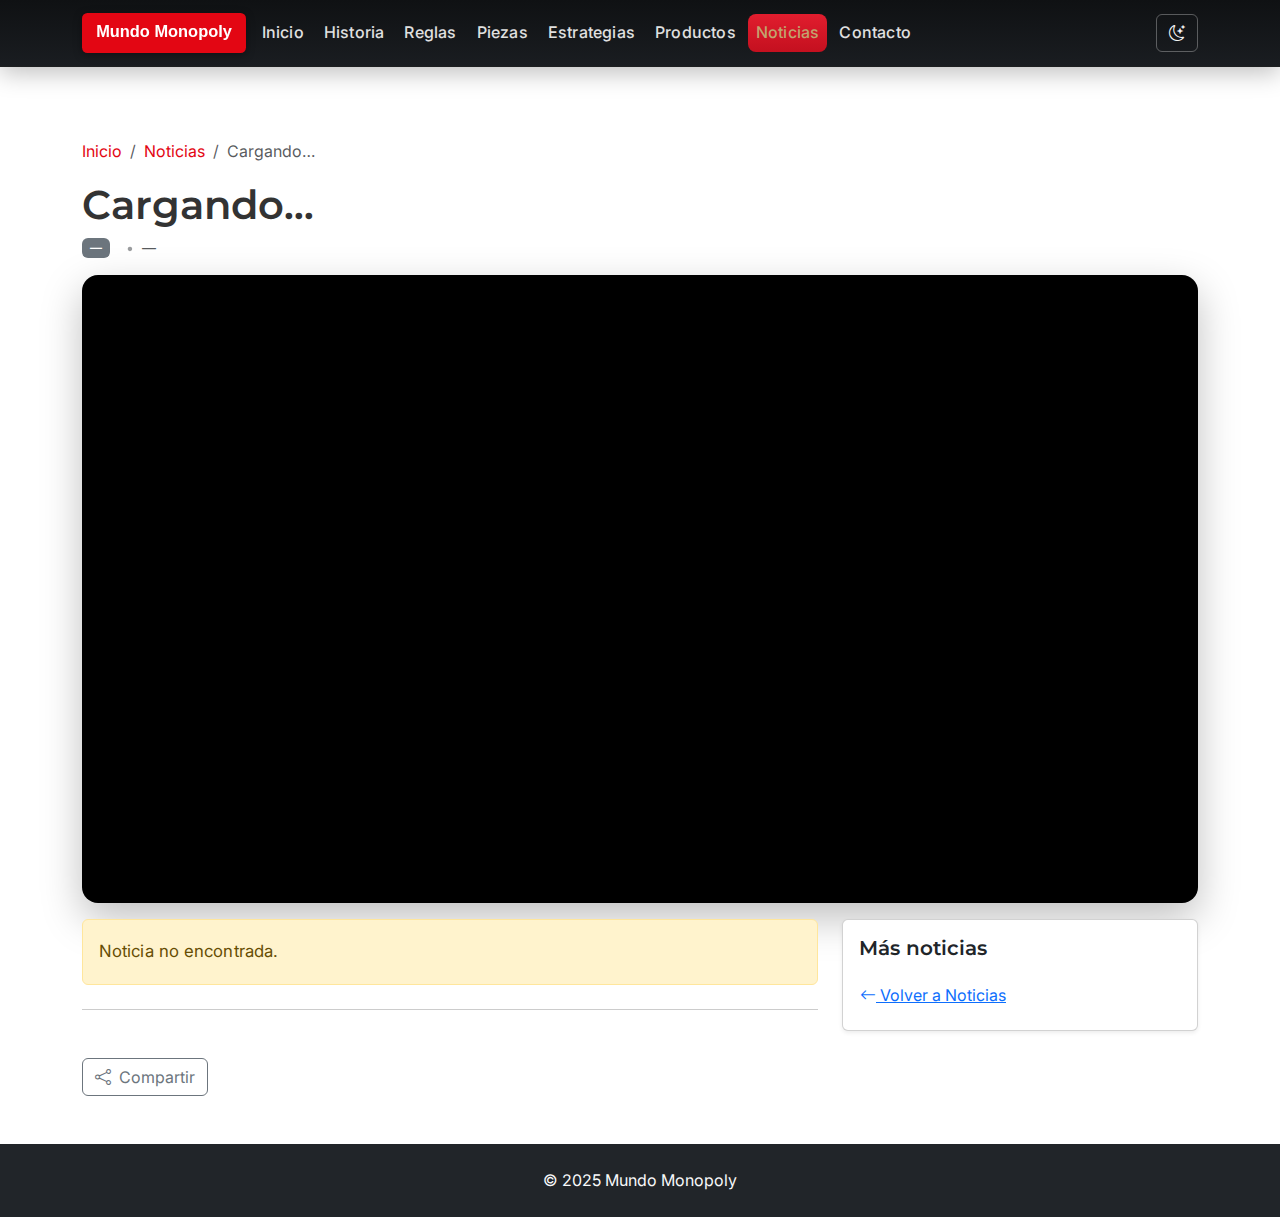
<file: pages/noticia.html>
<!DOCTYPE html>
<html lang="es" data-theme="light">
<head>
  <meta charset="UTF-8" />
  <meta name="viewport" content="width=device-width, initial-scale=1" />
  <title>Noticia — Mundo Monopoly</title>
  <meta name="description" content="Detalle de noticia de Mundo Monopoly">

  <!-- Fuentes / Bootstrap / Iconos -->
  <link href="https://fonts.googleapis.com/css2?family=Montserrat:wght@400;500;600;700&family=Inter:wght@400;500&display=swap" rel="stylesheet">
  <link href="https://cdn.jsdelivr.net/npm/bootstrap@5.1.3/dist/css/bootstrap.min.css" rel="stylesheet">
  <link href="https://cdn.jsdelivr.net/npm/bootstrap-icons@1.11.3/font/bootstrap-icons.css" rel="stylesheet">

  <!-- Tus estilos globales -->
  <link rel="stylesheet" href="../css/styles.css">
  <link rel="icon" type="image/svg+xml" href="../assets/icons/favicon.svg">
  <meta name="theme-color" content="#E30613">

 <style>
  /* ===== HERO ===== */
  #heroWrap{
    position: relative;
    width: 100%;
    border-radius: 1rem;
    overflow: hidden;
    background: #000;
    box-shadow: 0 15px 40px rgba(0,0,0,.25);
  }
  #heroWrap::before{
    content:"";
    display:block;
    aspect-ratio:16/9;
  }
  #heroWrap img{
    position:absolute; inset:0;
    width:100%; height:100%;
    object-fit:cover;
    object-position:center;
    border-radius:0;
    transition: transform .35s ease, opacity .25s ease;
  }
  #heroWrap:hover img{ transform:scale(1.035); opacity:.97; }
  @media (max-width: 992px){ #heroWrap::before{ aspect-ratio: 4/3; } }
  @media (max-width: 576px){ #heroWrap::before{ aspect-ratio: 1/1; } }

  /* ===== CUERPO ===== */
  .prose { font-size: 1.05rem; line-height: 1.9; letter-spacing: .1px; color: var(--mm-fg); }
  .prose p { margin-bottom: 1.1rem; color: var(--mm-fg); opacity: .9; }
  .prose h2, .prose h3 { color: var(--mm-fg); }
  .prose blockquote{
    background: rgba(0,0,0,.03);
    border-left: 4px solid rgba(0,0,0,.08);
    color: inherit;
    padding: .75rem 1rem; border-radius: .5rem;
  }
  body.dark-theme .prose blockquote{
    background: rgba(255,255,255,.06);
    border-left-color: rgba(255,255,255,.15);
  }

  /* ===== RELACIONADAS ===== */
  .related-item { display: grid; grid-template-columns: 96px 1fr; gap: .75rem; align-items: center; }
  .related-item .thumb{ position:relative; width:96px; aspect-ratio:3/2; border-radius:.6rem; overflow:hidden; box-shadow:0 4px 18px rgba(0,0,0,.12); }
  .related-item .thumb img{ position:absolute; inset:0; width:100%; height:100%; object-fit:cover; object-position:center; display:block; }
  .related-item .title{ font-weight:600; line-height:1.2; color: var(--mm-fg); }
  .related-item a{ color:inherit; text-decoration:none; }
  .related-item a:hover .title{ text-decoration:underline; }

  /* ===== PREV / NEXT ===== */
  .prevnext{ display:grid; grid-template-columns: 1fr 1fr; gap:1rem; }
  .prevnext a{
    display:flex; align-items:center; gap:.75rem; text-decoration:none;
    background: var(--mm-surface);
    color: var(--mm-fg);
    border: 1px solid var(--mm-card-border);
    border-radius:.8rem; padding: .9rem 1rem; box-shadow:0 5px 12px rgba(0,0,0,.06);
    transition: background .25s ease, transform .25s ease;
  }
  .prevnext a:hover{ background: rgba(0,0,0,.04); transform: translateY(-2px); }
  body.dark-theme .prevnext a:hover{ background: rgba(255,255,255,.06); }
</style>

</head>

<body>
  <!-- NAVBAR -->
  <nav class="navbar navbar-expand-lg navbar-carbon fixed-top">
    <div class="container">
      <a class="navbar-brand" href="../index.html">
        <img src="../assets/icons/logo.svg" alt="Mundo Monopoly" height="40">
      </a>
      <button class="navbar-toggler" type="button" data-bs-toggle="collapse" data-bs-target="#navbarNav">
        <span class="navbar-toggler-icon"></span>
      </button>
      <div class="collapse navbar-collapse" id="navbarNav">
        <ul class="navbar-nav me-auto">
          <li class="nav-item"><a class="nav-link" href="../index.html">Inicio</a></li>
          <li class="nav-item"><a class="nav-link" href="./historia.html">Historia</a></li>
          <li class="nav-item"><a class="nav-link" href="./reglas.html">Reglas</a></li>
          <li class="nav-item"><a class="nav-link" href="./piezas.html">Piezas</a></li>
          <li class="nav-item"><a class="nav-link" href="./estrategias.html">Estrategias</a></li>
          <li class="nav-item"><a class="nav-link" href="./productos.html">Productos</a></li>
          <li class="nav-item"><a class="nav-link active" href="./noticias.html">Noticias</a></li>
          <li class="nav-item"><a class="nav-link" href="./contacto.html">Contacto</a></li>
        </ul>
        <div class="d-flex ms-auto">
          <button id="darkModeToggle" class="btn btn-outline-light" type="button" title="Modo oscuro">
            <i class="bi bi-moon-stars"></i>
          </button>
        </div>
      </div>
    </div>
  </nav>

  <main class="container py-5 mt-4">
    <nav class="mb-3" aria-label="breadcrumb">
      <ol class="breadcrumb mb-0">
        <li class="breadcrumb-item"><a href="../index.html">Inicio</a></li>
        <li class="breadcrumb-item"><a href="./noticias.html">Noticias</a></li>
        <li class="breadcrumb-item active" aria-current="page" id="bcTitle">Cargando…</li>
      </ol>
    </nav>

    <header class="mb-2">
      <h1 id="title" class="mb-2">Cargando…</h1>
      <div class="d-flex flex-wrap gap-2 align-items-center text-muted">
        <span class="badge bg-secondary" id="categoria">—</span>
        <span id="fecha" class="small">—</span>
      </div>
    </header>

    <!-- HERO -->
    <div id="heroWrap" class="my-3"></div>

    <div class="row g-4">
      <div class="col-lg-8">
        <article class="article-content prose" id="contenido"></article>

        <hr class="my-4">
        <div id="prevNext" class="prevnext mb-4"></div>

        <div class="d-flex flex-wrap gap-2">
          <a id="btnFuente" class="btn btn-outline-primary d-none" target="_blank" rel="noopener">
            <i class="bi bi-box-arrow-up-right me-1"></i> Ver en el sitio original
          </a>
          <a id="btnCompartir" class="btn btn-outline-secondary">
            <i class="bi bi-share me-1"></i> Compartir
          </a>
        </div>
      </div>

      <!-- Sidebar -->
      <aside class="col-lg-4">
        <div class="card shadow-sm">
          <div class="card-body">
            <h5 class="card-title">Más noticias</h5>
            <div id="relacionadas" class="vstack gap-3"></div>
            <a class="btn btn-link mt-2 px-0" href="./noticias.html">
              <i class="bi bi-arrow-left"></i> Volver a Noticias
            </a>
          </div>
        </div>
      </aside>
    </div>
  </main>

  <footer class="bg-dark text-light py-4 text-center">&copy; 2025 Mundo Monopoly</footer>

  <script src="https://cdn.jsdelivr.net/npm/bootstrap@5.1.3/dist/js/bootstrap.bundle.min.js"></script>
  <script src="../js/scripts.js"></script>

  <script>
  const getParam = (n) => new URL(location.href).searchParams.get(n);
  const fmt = (i) => { try { return new Date(i).toLocaleDateString('es-DO',{year:'numeric',month:'long',day:'2-digit'}) } catch { return i } };

  /* ===================== Resolución de imágenes ===================== */
  const IMG_BASES = ['../assets/img/noticias/','../assets/img/','../assets/images/noticias/'];
  const IMG_EXTS = ['jpg','jpeg','png','webp'];
  const PLACEHOLDER = '../assets/img/placeholder.jpg';

  const isPath = s => /[\\/]/.test(s || '');
  const hasExt = s => /\.\w{2,5}(\?.*)?$/i.test(s || '');

  function buildCandidates(src){
    if(!src) return [];
    if(isPath(src)){
      if(hasExt(src)){
        const baseNoExt = src.replace(/\.\w{2,5}(\?.*)?$/i,'');
        return [src, ...IMG_EXTS.map(e => `${baseNoExt}.${e}`)];
      }
      return IMG_EXTS.map(e => `${src}.${e}`);
    }
    const name = src.replace(/\.\w{2,5}(\?.*)?$/i,'');
    const out = [];
    for(const base of IMG_BASES) for(const ext of IMG_EXTS) out.push(`${base}${name}.${ext}`);
    return out;
  }

  // 🔧 MODIFICACIÓN: ahora codifica espacios (%20) para que cargue correctamente
  function loadWithFallback(imgEl, src){
    if(!src) src = PLACEHOLDER;
    src = encodeURI(src); // <--- codifica espacios y caracteres especiales
    const candidates = [...buildCandidates(src), PLACEHOLDER].filter(Boolean);
    let i = 0;
    imgEl.onerror = () => { if(++i < candidates.length) imgEl.src = candidates[i]; };
    imgEl.src = candidates[i];
  }

  function hero(src, alt){
    const h = document.getElementById('heroWrap');
    h.innerHTML = '<img alt="" loading="lazy" decoding="async">';
    const img = h.querySelector('img');
    img.alt = alt || 'Imagen de la noticia';
    loadWithFallback(img, src);
  }

  /* ===================== Render ===================== */
  (async () => {
    const slug = getParam('slug'), nid = parseInt(getParam('nid'));
    let D;
    try { D = JSON.parse(sessionStorage.getItem('MM_NEWS_JSON_SORTED')); } catch {}
    if (!Array.isArray(D)) {
      const r = await fetch('../assets/data/noticias.json', { cache: 'force-cache' });
      const j = await r.json();
      D = (Array.isArray(j) ? j : j.noticias) || [];
      D = D.slice().sort((a,b)=> new Date(b.fecha) - new Date(a.fecha));
      sessionStorage.setItem('MM_NEWS_JSON_SORTED', JSON.stringify(D));
    }

    let N = D[nid];
    if (!N || N.slug !== slug) N = D.find(n => n.slug === slug);
    if (!N) { document.getElementById('contenido').innerHTML = '<div class="alert alert-warning">Noticia no encontrada.</div>'; return; }

    document.getElementById('title').textContent = N.titulo || 'Sin título';
    document.getElementById('bcTitle').textContent = N.titulo || 'Noticia';
    document.getElementById('categoria').textContent = N.categoria || 'General';
    document.getElementById('fecha').textContent = fmt(N.fecha);

    // Hero principal
    hero(N.imagen || N.slug || 'largest-monopoly-collection', N.titulo);

    document.getElementById('contenido').innerHTML = N.contenidoHtml || `<p class="text-muted">${N.snippet || '—'}</p>`;

    if (N.url) {
      const b = document.getElementById('btnFuente');
      b.classList.remove('d-none');
      b.href = N.url;
    }

    // Noticias relacionadas
    let rel = D.filter(n => n.slug !== N.slug && n.categoria === N.categoria).slice(0, 3);
    if (rel.length < 3) {
      for (const n of D) {
        if (n.slug === N.slug) continue;
        if (!rel.find(x => x.slug === n.slug)) rel.push(n);
        if (rel.length === 3) break;
      }
    }

    const $rel = document.getElementById('relacionadas');
    if (!rel.length) {
      $rel.innerHTML = '<span class="text-muted small">No hay más noticias disponibles.</span>';
    } else {
      $rel.innerHTML = rel.map(r => `
        <div class="related-item">
          <div class="thumb">
            <img alt="${r.titulo}" data-src="${r.imagen || r.slug}">
          </div>
          <div>
            <div class="small text-muted">${fmt(r.fecha)}</div>
            <a href="./noticia.html?slug=${encodeURIComponent(r.slug)}&nid=${D.indexOf(r)}">
              <div class="title">${r.titulo}</div>
            </a>
          </div>
        </div>
      `).join('');

      // Carga con codificación y fallback
      $rel.querySelectorAll('img[data-src]').forEach(im => {
        loadWithFallback(im, im.dataset.src);
      });
    }

    // Prev / Next
    const i = D.indexOf(N);
    const prev = i > 0 ? D[i - 1] : null;
    const next = i < D.length - 1 ? D[i + 1] : null;
    const pn = document.getElementById('prevNext');
    pn.innerHTML = `
      <div>${prev ? `<a href="./noticia.html?slug=${encodeURIComponent(prev.slug)}&nid=${D.indexOf(prev)}"><span class="dir small text-muted">Anterior</span><span class="ms-2">${prev.titulo}</span></a>` : ''}</div>
      <div class="text-end">${next ? `<a href="./noticia.html?slug=${encodeURIComponent(next.slug)}&nid=${D.indexOf(next)}"><span class="me-2">${next.titulo}</span><span class="dir small text-muted">Siguiente</span></a>` : ''}</div>
    `;
  })();
  </script>
</body>
</html>
</file>
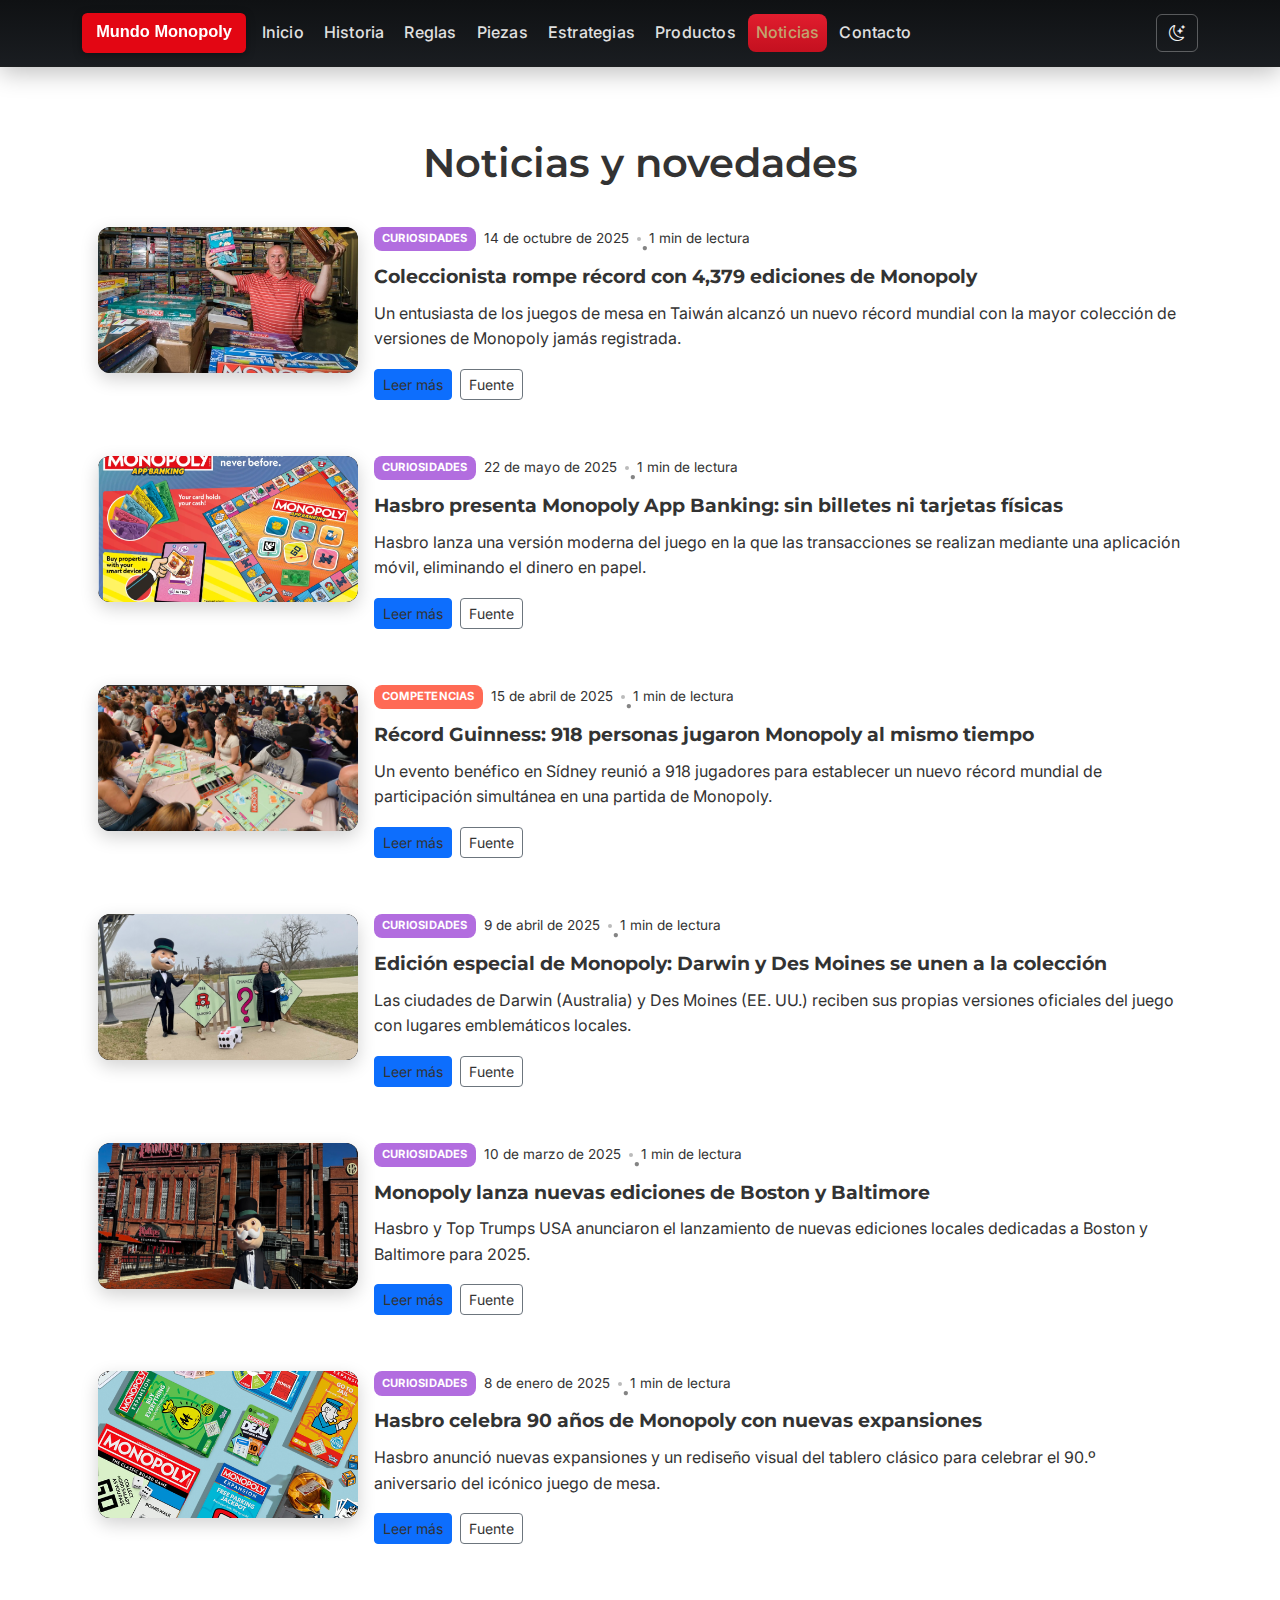
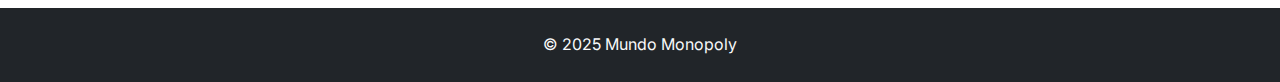
<file: pages/noticias.html>
<!DOCTYPE html>
<html lang="es" data-theme="light">
<head>
  <meta charset="UTF-8" />
  <meta name="viewport" content="width=device-width, initial-scale=1" />
  <title>Noticias — Mundo Monopoly</title>
  <meta name="description" content="Noticias y novedades sobre Monopoly">
  <link href="https://fonts.googleapis.com/css2?family=Montserrat:wght@400;500;600;700&family=Inter:wght@400;500&display=swap" rel="stylesheet">
  <link href="https://cdn.jsdelivr.net/npm/bootstrap@5.1.3/dist/css/bootstrap.min.css" rel="stylesheet">
  <link href="https://cdn.jsdelivr.net/npm/bootstrap-icons@1.11.3/font/bootstrap-icons.css" rel="stylesheet">
  <link href="../css/styles.css" rel="stylesheet">
  <link rel="icon" type="image/svg+xml" href="../assets/icons/favicon.svg">
  <meta name="theme-color" content="#E30613">

  <!-- Skin editorial que ya estabas usando -->
  <style>
  .blog-card{
    display:grid; 
    grid-template-columns: 260px 1fr; 
    gap:1rem;
    background: var(--mm-card-bg);
    color: var(--mm-card-fg);
    border-radius:1rem; 
    padding:1rem;
    border: 1px solid var(--mm-card-border);
    box-shadow: var(--mm-card-shadow);
    transition:transform .15s ease, box-shadow .15s ease;
  }

  .blog-card:hover{ 
    transform:translateY(-3px); 
    box-shadow:0 10px 25px rgba(0,0,0,.15); 
  }

  /* ---- Ajuste visual de las miniaturas ---- */
  .blog-media{
    position: relative;
    display: block;
    border-radius: .75rem;
    overflow: hidden;
    background: #000;
  }

  /* Marco con proporción fija (evita recortes y saltos visuales) */
  .blog-media::before{
    content: "";
    display: block;
    aspect-ratio: 16/9;  /* puedes usar 4/3 o 3/2 si prefieres más alto */
  }

  .blog-media img{
    position: absolute;
    inset: 0;
    width: 100%;
    height: 100%;
    object-fit: cover;      /* llena sin deformar */
    object-position: center;
    display: block;
    border-radius: .75rem;
    transition: transform .3s ease, opacity .25s ease;
  }

  .blog-media:hover img{
    transform: scale(1.03);
    opacity: .95;
  }

  /* Responsivo */
  @media (max-width: 680px){
    .blog-card{ grid-template-columns: 1fr }
    .blog-media::before{ aspect-ratio: 4/3; }
  }

  .blog-body{
    display:flex; 
    flex-direction:column;
  }

  .blog-title{
    font-weight:700; 
    font-size:1.2rem; 
    margin:.25rem 0;
  }

  .blog-snippet{ 
    color: var(--mm-muted); 
  }

  .meta{
    font-size:.85rem; 
    color: var(--mm-muted); 
    display:flex; 
    align-items:center; 
    gap:.5rem;
  }

  .meta .dot{ 
    width:4px; 
    height:4px; 
    border-radius:50%; 
    background:#bbb; 
    display:inline-block; 
  }

  .cat{
    font-size:.7rem; 
    font-weight:700; 
    padding:.2rem .5rem; 
    border-radius:.5rem; 
    text-transform:uppercase; 
    letter-spacing:.02em;
  }

  .blog-card a{
    color:inherit; 
    text-decoration:none;
  }

  .blog-card a:hover{
    text-decoration:underline;
  }

  .blog-card{
    cursor:default;
  }

  .blog-card a, 
  .blog-card button{
    cursor:pointer;
  }

  #contenedor-noticias .stretched-link::after{
    content:none!important;
  }
</style>


</head>

<body>
  <!-- NAVBAR COMPLETO (todas las secciones) -->
  <nav class="navbar navbar-expand-lg navbar-carbon fixed-top">
    <div class="container">
      <a class="navbar-brand" href="../index.html">
        <img src="../assets/icons/logo.svg" alt="Mundo Monopoly" height="40">
      </a>
      <button class="navbar-toggler" type="button" data-bs-toggle="collapse" data-bs-target="#navbarNav">
        <span class="navbar-toggler-icon"></span>
      </button>
      <div class="collapse navbar-collapse" id="navbarNav">
        <ul class="navbar-nav me-auto">
          <li class="nav-item"><a class="nav-link" href="../index.html">Inicio</a></li>
          <li class="nav-item"><a class="nav-link" href="./historia.html">Historia</a></li>
          <li class="nav-item"><a class="nav-link" href="./reglas.html">Reglas</a></li>
          <li class="nav-item"><a class="nav-link" href="./piezas.html">Piezas</a></li>
          <li class="nav-item"><a class="nav-link" href="./estrategias.html">Estrategias</a></li>
          <li class="nav-item"><a class="nav-link" href="./productos.html">Productos</a></li>
          <li class="nav-item"><a class="nav-link active" href="./noticias.html">Noticias</a></li>
          <li class="nav-item"><a class="nav-link" href="./contacto.html">Contacto</a></li>
        </ul>
        <div class="d-flex ms-auto">
          <button id="darkModeToggle" class="btn btn-outline-light" type="button" title="Modo oscuro">
            <i class="bi bi-moon-stars"></i>
          </button>
        </div>
      </div>
    </div>
  </nav>

  <!-- CONTENIDO -->
  <main class="container py-5 mt-4">
    <h1 class="mb-4 text-center">Noticias y novedades</h1>
    <div id="contenedor-noticias" class="row g-4"></div>
  </main>

  <!-- FOOTER -->
  <footer class="bg-dark text-light py-4 text-center">
    &copy; 2025 Mundo Monopoly
  </footer>

  <!-- SCRIPTS -->
  <script src="https://cdn.jsdelivr.net/npm/bootstrap@5.1.3/dist/js/bootstrap.bundle.min.js"></script>
  <script src="../js/scripts.js"></script>
  
  <script>
  document.addEventListener('DOMContentLoaded', async () => {
    const grid = document.getElementById('contenedor-noticias');
    const JSON_URL  = '../assets/data/noticias.json';
    const DETAIL_URL = './noticia.html';

    const catClass = (c='') => {
      const k = c.toLowerCase();
      if (k.includes('curios')) return 'cat-curiosidades';
      if (k.includes('compet')) return 'cat-competencias';
      return 'cat-general';
    };
    const fmtFecha = (iso) => {
      try { return new Date(iso).toLocaleDateString('es-DO', {year:'numeric', month:'long', day:'numeric'}); }
      catch { return iso || ''; }
    };

    try {
      const res = await fetch(JSON_URL, { cache:'force-cache' });
      const data = await res.json();
      const base = (Array.isArray(data) ? data : data.noticias) || [];

      // Orden único para lista y detalle:
      const sorted = base.slice().sort((a,b) => new Date(b.fecha)-new Date(a.fecha));
      sessionStorage.setItem('MM_NEWS_JSON_SORTED', JSON.stringify(sorted));

      grid.innerHTML = '';
      sorted.forEach((n,i)=>{
        const mins = Math.max(1, Math.round(((n.snippet||'').split(/\s+/).length)/200));
        const to = `${DETAIL_URL}?slug=${encodeURIComponent(n.slug)}&nid=${i}`;
        grid.insertAdjacentHTML('beforeend',`
          <div class="col-12">
            <article class="blog-card">
              <a class="blog-media hard-nav" href="${to}">
                <img src="${n.imagen}" alt="${n.titulo||'Noticia'}" loading="lazy" decoding="async">
              </a>
              <div class="blog-body">
                <div class="d-flex align-items-center gap-2 flex-wrap">
                  <span class="cat ${catClass(n.categoria)}">${(n.categoria||'General').toUpperCase()}</span>
                  <div class="meta"><span>${fmtFecha(n.fecha)}</span><span class="dot"></span><span>${mins} min de lectura</span></div>
                </div>
                <h2 class="blog-title"><a href="${to}" class="text-reset hard-nav">${n.titulo||''}</a></h2>
                <p class="blog-snippet mb-0">${n.snippet||''}</p>
                <div class="mt-auto pt-2">
                  <a class="btn btn-sm btn-primary hard-nav" href="${to}">Leer más</a>
                  ${n.url ? `<a class="btn btn-sm btn-outline-secondary ms-1" href="${n.url}" target="_blank" rel="noopener">Fuente</a>` : ''}
                </div>
              </div>
            </article>
          </div>`);
      });

      // Navegación dura (evita interceptores SPA)
      grid.addEventListener('click',(ev)=>{
        const a=ev.target.closest('a.hard-nav');
        if(!a) return;
        const href=a.getAttribute('href');
        if(!href||/^https?:\/\//i.test(href))return;
        ev.preventDefault();ev.stopPropagation();
        if(ev.stopImmediatePropagation)ev.stopImmediatePropagation();
        a.setAttribute('target','_self');
        window.location.assign(href);
      },true);

    } catch(e){
      console.error(e);
      grid.innerHTML='<div class="alert alert-danger text-center">Error cargando noticias.</div>';
    }
  });
  </script>
</body>
</html>
</file>
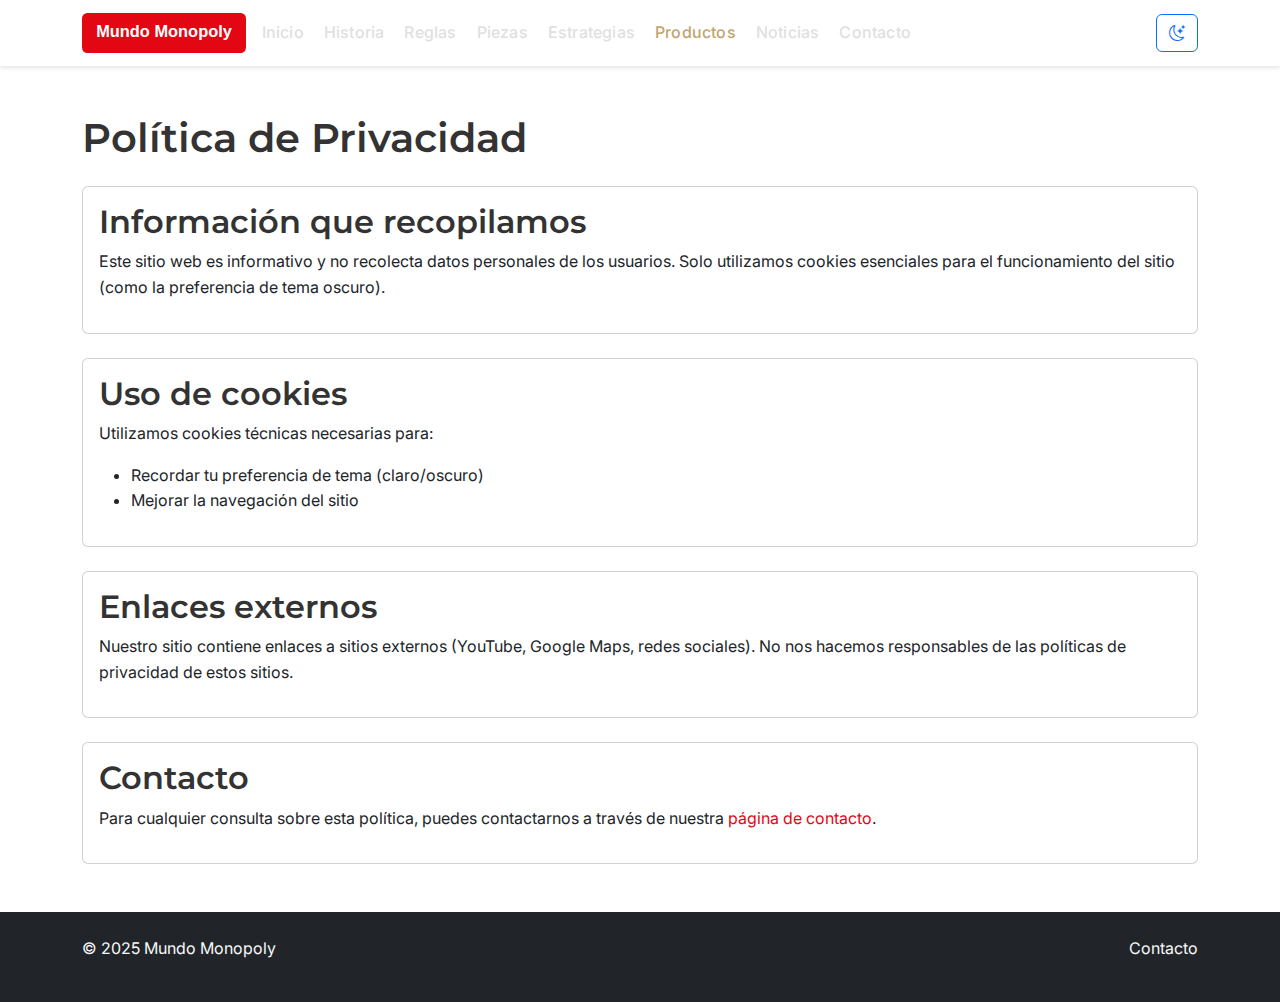
<file: pages/privacidad.html>
<!DOCTYPE html>
<html lang="es" data-theme="light">
<head>
    <meta charset="UTF-8">
    <meta name="viewport" content="width=device-width, initial-scale=1.0">
    <title>Política de Privacidad - Mundo Monopoly</title>
    <meta name="description" content="Política de privacidad y términos de uso de Mundo Monopoly">
    <link href="https://fonts.googleapis.com/css2?family=Montserrat:wght@400;500;600;700&family=Inter:wght@400;500&display=swap" rel="stylesheet">
    <link href="https://cdn.jsdelivr.net/npm/bootstrap@5.1.3/dist/css/bootstrap.min.css" rel="stylesheet">
    <link href="https://cdn.jsdelivr.net/npm/bootstrap-icons@1.8.1/font/bootstrap-icons.css" rel="stylesheet">
    <link href="../css/styles.css" rel="stylesheet">

    <!-- Favicons -->
<link rel="icon" type="image/svg+xml" href="../assets/icons/favicon.svg?v=2">
<meta name="theme-color" content="#E30613">

</head>
<body>
    <nav class="navbar navbar-expand-lg navbar-light sticky-top">
        <div class="container">
            <a class="navbar-brand" href="../index.html">
                <img src="../assets/icons/logo.svg" alt="Mundo Monopoly Logo" height="40">
            </a>
            <button class="navbar-toggler" type="button" data-bs-toggle="collapse" data-bs-target="#navbarNav">
                <span class="navbar-toggler-icon"></span>
            </button>
            <div class="collapse navbar-collapse" id="navbarNav">
                <ul class="navbar-nav me-auto">
                    <li class="nav-item"><a class="nav-link" href="../index.html">Inicio</a></li>
                    <li class="nav-item"><a class="nav-link" href="historia.html">Historia</a></li>
                    <li class="nav-item"><a class="nav-link" href="reglas.html">Reglas</a></li>
                    <li class="nav-item"><a class="nav-link" href="piezas.html">Piezas</a></li>
                    <li class="nav-item"><a class="nav-link" href="estrategias.html">Estrategias</a></li>
                     <li class="nav-item"><a class="nav-link active" href="productos.html">Productos</a></li>
                    <li class="nav-item"><a class="nav-link" href="noticias.html">Noticias</a></li>
                    <li class="nav-item"><a class="nav-link" href="contacto.html">Contacto</a></li>
                </ul>
                <button id="darkModeToggle" class="btn btn-outline-primary" type="button">
                    <i class="bi bi-moon-stars"></i>
                </button>
            </div>
        </div>
    </nav>

    <main class="container py-5">
        <h1 class="mb-4">Política de Privacidad</h1>
        
        <div class="card mb-4">
            <div class="card-body">
                <h2>Información que recopilamos</h2>
                <p>Este sitio web es informativo y no recolecta datos personales de los usuarios. Solo utilizamos cookies esenciales para el funcionamiento del sitio (como la preferencia de tema oscuro).</p>
            </div>
        </div>

        <div class="card mb-4">
            <div class="card-body">
                <h2>Uso de cookies</h2>
                <p>Utilizamos cookies técnicas necesarias para:</p>
                <ul>
                    <li>Recordar tu preferencia de tema (claro/oscuro)</li>
                    <li>Mejorar la navegación del sitio</li>
                </ul>
            </div>
        </div>

        <div class="card mb-4">
            <div class="card-body">
                <h2>Enlaces externos</h2>
                <p>Nuestro sitio contiene enlaces a sitios externos (YouTube, Google Maps, redes sociales). No nos hacemos responsables de las políticas de privacidad de estos sitios.</p>
            </div>
        </div>

        <div class="card">
            <div class="card-body">
                <h2>Contacto</h2>
                <p>Para cualquier consulta sobre esta política, puedes contactarnos a través de nuestra <a href="contacto.html">página de contacto</a>.</p>
            </div>
        </div>
    </main>

    <footer class="bg-dark text-light py-4">
        <div class="container">
            <div class="row">
                <div class="col-md-6">
                    <p>&copy; 2025 Mundo Monopoly</p>
                </div>
                <div class="col-md-6 text-end">
                    <a href="contacto.html" class="text-light">Contacto</a>
                </div>
            </div>
        </div>
    </footer>

    <script src="https://cdn.jsdelivr.net/npm/bootstrap@5.1.3/dist/js/bootstrap.bundle.min.js"></script>
    <script src="../js/scripts.js"></script>
</body>
</html>
</file>
<file: css/styles.css>
/* Variables para tema claro/oscuro */
:root {
    /* Colores de marca */
    --primary-color: #E30613;    /* Rojo Monopoly */
    --secondary-color: #1CA261;  /* Verde Monopoly */
    --accent-color: #C2A46F;     /* Dorado Monopoly */
    
    /* Tema claro por defecto */
    --text-color: #333333;
    --text-muted: #666666;
    --bg-color: #ffffff;
    --nav-bg: #ffffff;
    --card-bg: #ffffff;
    --border-color: #dee2e6;
    --hover-bg: #f8f9fa;
    --shadow-color: rgba(0,0,0,0.1);
}

/* Tema oscuro */
[data-theme="dark"] {
    --text-color: #ffffff;
    --text-muted: #bbbbbb;
    --bg-color: #1a1a1a;
    --nav-bg: #2d2d2d;
    --card-bg: #2d2d2d;
    --border-color: #404040;
    --hover-bg: #363636;
    --shadow-color: rgba(0,0,0,0.3);
}

/* Transiciones suaves para cambio de tema */
body, nav, .card, .btn, .accordion-item {
    transition: all 0.3s ease-in-out;
}

/* Estilos globales */
body {
    font-family: 'Inter', sans-serif;
    color: var(--text-color);
    background-color: var(--bg-color);
    transition: background-color 0.3s ease;
    line-height: 1.6;
}

h1, h2, h3, h4, h5, h6 {
    font-family: 'Montserrat', sans-serif;
    font-weight: 600;
    color: var(--text-color);
}

a {
    color: var(--primary-color);
    text-decoration: none;
    transition: color 0.3s ease;
}

a:hover {
    color: var(--secondary-color);
}

/* Mejoras de accesibilidad */
.visually-hidden {
    position: absolute;
    width: 1px;
    height: 1px;
    padding: 0;
    margin: -1px;
    overflow: hidden;
    clip: rect(0, 0, 0, 0);
    border: 0;
}

/* Focus visible mejorado */
:focus-visible {
    outline: 3px solid var(--primary-color);
    outline-offset: 2px;
    border-radius: 4px;
}

/* Navbar personalizada */
.navbar {
    background-color: var(--nav-bg);
    box-shadow: 0 2px 4px rgba(0,0,0,0.1);
}

/* Hero section */
.hero {
    background-color: var(--primary-color);
    color: white;
    padding: 4rem 0;
}

/* Cards y elementos */
.card {
    background-color: var(--card-bg);
    transition: transform 0.3s ease;
}

.card:hover {
    transform: translateY(-5px);
}

/* Carrusel personalizado: mostrar todas las diapositivas con la misma altura visual
   - El contenedor de cada slide tiene una altura fija (ajustable) y centra la imagen
   - Las imágenes se escalan manteniendo la proporción y no se recortan */
.carousel {
    max-width: 100%;
}
/* Carrusel SOLO del hero (inicio) */
#heroCarousel .carousel-inner{
  border-radius: 12px;
  overflow: hidden;
}

#heroCarousel .carousel-item{
  height: 500px;            /* ajusta a tu gusto */
  /* NO pongas display aquí */
}

#heroCarousel .carousel-item img{
  width: 100%;
  height: 100%;
  object-fit: cover;         /* recorta proporcionalmente */
  display: block;
}


/* Fix específico para el carrusel de Historia */
#historiaCarousel .carousel-inner{
  border-radius: 12px;
  overflow: hidden;
}

#historiaCarousel .carousel-item{
  height: 420px;            /* ajusta si quieres */
  /* NO pongas display aquí */
}

#historiaCarousel .carousel-item img{
  width: 100%;
  height: 100%;
  object-fit: cover;        /* recorte proporcional */
  display: block;
}

/* opcional: indicadores más visibles */
#historiaCarousel .carousel-indicators [data-bs-target]{
  width: 36px;
  height: 4px;
  border-radius: 999px;
}


/* Footer */
footer {
    background-color: var(--nav-bg);
    color: var(--text-color);
    padding: 2rem 0;
}

/* Utilidades */
.text-primary-monopoly {
    color: var(--primary-color);
}

.bg-primary-monopoly {
    background-color: var(--primary-color);
}

/* Efectos hover */
.hover-effect {
    transition: all 0.3s ease;
}

.hover-effect:hover {
    color: var(--primary-color);
}

/* Accesibilidad */
.focus-visible:focus {
    outline: 3px solid var(--primary-color);
    outline-offset: 2px;
}

/* --- Popovers personalizados (Historia) --- */
.popover.pop-person {
    max-width: 260px;          /* ancho máximo del popover */
    border: 2px solid #E30613; /* rojo Monopoly */
    border-radius: 8px;
}

.pop-person .popover-body {
    padding: 0; /* elimina espacio extra */
}

.pop-person .popover-body .pop-img {
    width: 100%;
    height: auto;
    display: block;
    border-radius: 6px;
}

@media (max-width: 576px) {
    .popover.pop-person { max-width: 200px; }
}

/* --- Piezas / Propiedades --- */
.rule-card img { object-fit: cover; }

.prop-badge {
  display:inline-block; padding:.25rem .6rem; border-radius:999px;
  font-size:.75rem; font-weight:600; color:#fff;
}
.prop-brown{ background:#8B4513; }
.prop-lightblue{ background:#3ec2f3; }
.prop-red{ background:#E30613; }
.prop-green{ background:#1CA261; }
.prop-black{ background:#333; }
.prop-gray{ background:#6c757d; }

/* Que todas las imágenes de tarjetas respeten la proporción */
.card .ratio > img { width:100%; height:100%; object-fit:cover; }

/* Imagen que llena el contenedor ratio manteniendo recorte elegante */
.img-cover{
  width:100%;
  height:100%;
  object-fit:cover;
}

/* Que cada pestaña tenga al menos media pantalla para empujar el footer */
.tab-content{
  min-height:60vh;
}

/* Footer pegado al fondo en páginas con poco contenido */
html, body{ height:100%; }
body{
  display:flex;
  flex-direction:column;
  min-height:100vh;
}
main{ flex:1 0 auto; }
footer{ margin-top:auto; }

/* Ajuste visual de las imágenes de propiedades para evitar recorte excesivo */
.small-img {
  max-height: 220px;       /* altura controlada para mantener proporción */
  overflow: hidden;        /* evita desbordamiento */
  border-radius: 0.5rem;   /* bordes suaves */
}

/* Aplica a las imágenes internas */
.small-img img,
.img-cover {
  width: 100%;
  height: 100%;
  object-fit: contain;     /* muestra la imagen completa dentro del marco */
  object-position: center; /* centra la imagen si sobra espacio */
}

/* Mejora general del grid visual */
.rule-card img {
  transition: transform 0.3s ease;
}
.rule-card:hover img {
  transform: scale(1.05);
}

/* Marco uniforme para todas las tarjetas de "Propiedades por color" */
.rule-card .media {
  height: 230px;           /* alto consistente del área de imagen */
  overflow: hidden;
  border-radius: .75rem;
  background: var(--bs-body-bg);
}

/* Comportamiento por defecto: fotos "ambientales" -> cubrir */
.rule-card .media > img {
  width: 100%;
  height: 100%;
  object-fit: cover;       /* recorte agradable para fotos */
  object-position: center;
  display: block;
}

/* Para imágenes planas/escaneos: mostrar todo sin recortar */
.rule-card .media.fit-contain > img {
  object-fit: contain;     /* NO recortes */
  background: var(--bs-gray-100);
  padding: 6px;            /* respiración para bordes blancos/negros */
}

/* Toque visual */
.rule-card img { transition: transform .25s ease; }
.rule-card:hover img { transform: scale(1.03); }

/* === Productos: helpers para controlar el recorte y responsividad === */

/* Cambiar el foco del recorte por tarjeta cuando la imagen es “más grande” */
.img-focus-top    { object-position: 50% 20%; }  /* sube el foco */
.img-focus-bottom { object-position: 50% 80%; }
.img-focus-left   { object-position: 20% 50%; }
.img-focus-right  { object-position: 80% 50%; }

/* Hover suave solo en el grid de productos */
#gridProductos .product-card .ratio > img{
  transition: transform .25s ease, filter .25s ease;
}
#gridProductos .product-card .ratio > img:hover{
  transform: scale(1.03);
  filter: brightness(1.04);
}

/* En móviles, hacemos las miniaturas un poco más altas (4:3) */
@media (max-width: 576px){
  #gridProductos .ratio{ --bs-aspect-ratio: 75%; } /* 4/3 */
}

/* ==== SECCIÓN: NOTICIAS ==== */

/* Contenedor de la tarjeta de noticia */
.news-card {
  transition: transform 0.3s ease, box-shadow 0.3s ease;
  border: none;
  border-radius: 0.75rem;
  overflow: hidden;
  background-color: var(--card-bg);
  box-shadow: 0 2px 6px var(--shadow-color);
}

.news-card:hover {
  transform: translateY(-4px);
  box-shadow: 0 6px 14px rgba(0,0,0,0.18);
}

/* Imagen uniforme (miniatura) */
.news-card .ratio {
  border-top-left-radius: 0.75rem;
  border-top-right-radius: 0.75rem;
  overflow: hidden;
}

.news-card .ratio img {
  width: 100%;
  height: 100%;
  object-fit: cover;       /* recorta pero mantiene proporción */
  object-position: center; /* centra el recorte */
  transition: transform 0.3s ease, filter 0.3s ease;
}

.news-card:hover .ratio img {
  transform: scale(1.05);
  filter: brightness(1.05);
}

/* Contenido */
.news-card .card-body {
  padding: 1rem 1.1rem 1.25rem;
}

.news-card .card-title {
  font-size: 1.05rem;
  font-weight: 600;
  color: var(--text-color);
  line-height: 1.3;
  margin-bottom: 0.5rem;
}

.news-card .card-text {
  font-size: 0.9rem;
  color: var(--text-muted);
  margin-bottom: 0.75rem;
}

.news-card .btn {
  font-size: 0.85rem;
  border-radius: 999px;
  padding: 0.4rem 0.9rem;
}

/* Imagen responsive */
@media (max-width: 576px) {
  .news-card .ratio {
    --bs-aspect-ratio: 75%; /* 4:3 en móvil */
  }
}

/* === Fin sección de noticias === */

/* === Botones de redes sociales (Contacto) === */
.social-links .btn {
  width: 44px;
  height: 44px;
  border-radius: 999px;
  display: inline-flex;
  align-items: center;
  justify-content: center;
  font-size: 1.25rem;
  transition: all 0.3s ease;
  border: none;
}

/* Colores oficiales */
.social-links .btn-facebook {
  background-color: #1877F2;
  color: #fff;
}
.social-links .btn-facebook:hover {
  background-color: #0d5bd9;
}

.social-links .btn-x {
  background-color: #000;
  color: #fff;
}
[data-theme="dark"] .social-links .btn-x {
  background-color: #e6e6e6;
  color: #000;
}
.social-links .btn-x:hover {
  opacity: 0.8;
}

.social-links .btn-instagram {
  background: radial-gradient(circle at 30% 107%, 
    #fdf497 0%, #fdf497 5%, 
    #fd5949 45%, #d6249f 60%, #285AEB 90%);
  color: white;
}
.social-links .btn-instagram:hover {
  filter: brightness(1.15);
}

.social-links .btn-youtube {
  background-color: #FF0000;
  color: #fff;
}
.social-links .btn-youtube:hover {
  background-color: #cc0000;
}

/* Sombra suave y animación al pasar */
.social-links .btn:hover {
  transform: translateY(-3px);
  box-shadow: 0 4px 10px rgba(0,0,0,0.2);
}

/* ===== Footer Social Section ===== */
.footer-social {
  text-align: center;
}

.footer-social h5 {
  font-size: 1.1rem;
  font-weight: 600;
  letter-spacing: 0.3px;
  color: var(--text-color);
}

.footer-social .social-links {
  justify-content: center;
  gap: 1rem;
  margin-top: 0.5rem;
}

.footer-social .social-links .btn {
  width: 44px;
  height: 44px;
  font-size: 1.25rem;
}

/* En pantallas grandes: alineación a la izquierda */
@media (min-width: 768px) {
  .footer-social {
    text-align: left;
  }
  .footer-social .social-links {
    justify-content: flex-start;
  }
}

/* ==== Footer ajustes finales ==== */

/* Alineación y equilibrio entre columnas */
footer .col-md-4 {
  min-height: 120px;
}

/* Corregir color del icono X (Twitter/X) */
.btn-x i {
  color: #fff !important;
}
[data-theme="dark"] .btn-x i {
  color: #000 !important;
}

/* En pantallas pequeñas: todo centrado */
@media (max-width: 767px) {
  footer .footer-social {
    margin-top: 1.5rem;
  }
}

/* Icono X visible sobre el botón negro */
.btn-x i { color: #fff !important; }
[data-theme="dark"] .btn-x { background-color: #e6e6e6; color: #000; }
[data-theme="dark"] .btn-x i { color: #000 !important; }

/* Limita ancho del footer para que las 3 columnas queden con separaciones parejas */
.footer-columns { max-width: 1100px; }

/* Ajuste fino de separación visual entre columnas */
@media (min-width: 768px) {
  .footer-columns .row { row-gap: 2rem; } /* vertical */
}

/* Tamaños consistentes para los botones sociales */
.footer-social .social-links .btn { width: 44px; height: 44px; font-size: 1.25rem; }

/* Footer: compactar ancho para balancear las 3 columnas */
.container.footer-columns { max-width: 1040px; }  /* 👈 más estrecho que el container XXL */
@media (min-width: 1200px) { .container.footer-columns { max-width: 1040px; } }
@media (min-width: 1400px) { .container.footer-columns { max-width: 1040px; } }

/* Icono de X visible sobre el botón */
.btn-x i { color: #fff !important; }
[data-theme="dark"] .btn-x { background-color: #e6e6e6; color: #000; }
[data-theme="dark"] .btn-x i { color: #000 !important; }

/* ===== HERO INTRO minimal ===== */
.hero-intro {
  position: relative;
  height: 92vh;
  min-height: 520px;
  overflow: hidden;
  isolation: isolate;
}
.hero-intro .hero-bg {
  position: absolute; inset: 0;
  width: 100%; height: 100%;
  object-fit: cover;
  transform: scale(1);
  transition: transform .9s ease, opacity .6s ease;
  filter: saturate(1.05);
}
.hero-intro .hero-overlay {
  position: relative;
  z-index: 2;
  height: 100%;
  display: grid;
  place-items: center;
  padding: 2rem 0;
  background: linear-gradient(to bottom, rgba(0,0,0,.25), rgba(0,0,0,.45));
  color: #fff;
}
.hero-title { font-weight: 700; letter-spacing: .3px; }
.hero-subtitle { max-width: 720px; margin: 0 auto; }

.hero-metrics {
  display: flex; gap: 1.25rem; flex-wrap: wrap; justify-content: center;
}
.hero-metrics .metric { text-align: center; min-width: 120px; }

/* Estado: animando zoom */
.hero-zooming .hero-intro .hero-bg { transform: scale(1.18); }
.hero-zooming .hero-intro .hero-overlay { opacity: 0; transition: opacity .6s ease; }

/* Estado: contenido revelado */
.home-content {
  opacity: 0; transform: translateY(8px);
  transition: opacity .5s ease, transform .5s ease;
}
.home-ready .home-content { opacity: 1; transform: none; }
.is-hidden { display: none !important; }

/* Respetar accesibilidad */
@media (prefers-reduced-motion: reduce) {
  .hero-intro .hero-bg { transition: none; }
  .home-content { transition: none; }
}

/* ===== Tarjetas minimal ===== */
.step-card, .tile-card, .product-flat {
  background: var(--card-bg);
  border: 1px solid var(--border-color);
  border-radius: .75rem;
  transition: transform .2s ease, box-shadow .2s ease, border-color .2s ease;
  box-shadow: 0 1px 2px var(--shadow-color);
}
.step-card:hover, .tile-card:hover, .product-flat:hover {
  transform: translateY(-3px);
  box-shadow: 0 8px 22px var(--shadow-color);
  border-color: rgba(0,0,0,.08);
}

/* Tiles 2x2 */
.tile-card {
  display: block; text-decoration: none; color: inherit; overflow: hidden;
}
.tile-card .tile-media { aspect-ratio: 16/9; overflow: hidden; }
.tile-card .tile-media img { width:100%; height:100%; object-fit: cover; display:block; }
.tile-card .tile-body { padding: 1rem; display:flex; align-items:center; justify-content:space-between; }
.tile-card .tile-body h3 { font-size: 1.15rem; margin: 0; }
.tile-card .link { color: var(--primary-color); font-weight: 600; }

/* Chips de estrategia */
.chip {
  display:inline-flex; align-items:center; gap:.4rem;
  padding:.45rem .75rem; border:1px solid var(--border-color);
  border-radius: 999px; font-size:.9rem; background: var(--card-bg);
}

/* Imágenes dentro de ratio */
.img-cover { width:100%; height:100%; object-fit: cover; }

/* Footer compacto (ya lo tenías; añadimos contenedor más estrecho si quieres) */
.container.footer-columns { max-width: 1040px; }
@media (min-width: 1200px) { .container.footer-columns { max-width: 1040px; } }
@media (min-width: 1400px) { .container.footer-columns { max-width: 1040px; } }

/* Botón X (Twitter) contrastado */
.btn-x i { color: #fff !important; }
[data-theme="dark"] .btn-x { background-color: #e6e6e6; color: #000; }
[data-theme="dark"] .btn-x i { color: #000 !important; }

/* ===== Hero con video ===== */
.hero-intro { position: relative; height: 92vh; min-height: 520px; overflow: hidden; isolation: isolate; }
.hero-intro .hero-video{
  position: absolute; inset: 0; width: 100%; height: 100%;
  object-fit: cover; background: #000; display: block;
}
/* Overlay por encima del video/poster */
.hero-intro .hero-overlay{
  position: relative; z-index: 2; height: 100%;
  display: grid; place-items: center; padding: 2rem 0;
  background: linear-gradient(to bottom, rgba(0,0,0,.25), rgba(0,0,0,.45));
  color: #fff; transition: opacity .35s ease;
}
/* Atenuar un poco el overlay mientras el video corre (se ve más el video) */
body.video-playing .hero-intro .hero-overlay { opacity: .88; }

/* Estados que ya usas para revelar el contenido */
.home-content { opacity: 0; transform: translateY(8px); transition: opacity .5s ease, transform .5s ease; }
.home-ready .home-content { opacity: 1; transform: none; }
.is-hidden { display: none !important; }

/* Botón: Saltar intro */
.skip-intro{
  position: absolute; right: 1rem; bottom: 1rem; z-index: 3;
  padding: .55rem .9rem; border-radius: .6rem; border: 1px solid var(--border-color);
  background: rgba(255,255,255,.9); color: #111; font-weight: 600; font-size: .95rem;
  backdrop-filter: blur(6px); box-shadow: 0 4px 16px var(--shadow-color);
  transition: transform .15s ease, box-shadow .15s ease, background .2s ease;
}
.skip-intro:hover{ transform: translateY(-1px); box-shadow: 0 10px 24px var(--shadow-color); }
.skip-intro:focus-visible{ outline: 3px solid var(--primary-color); outline-offset: 2px; }
[data-theme="dark"] .skip-intro{ background: rgba(20,22,26,.85); color: #f0f0f0; border-color: #333a44; }

/* Accesibilidad: menos movimiento */
@media (prefers-reduced-motion: reduce){
  .hero-intro .hero-overlay { transition: none; }
  .home-content { transition: none; }
}

/* ===== Vitrina continua (ediciones destacadas) ===== */
.ediciones-slider .product-flat {
  min-width: clamp(260px, 28vw, 360px);  /* ~3 visibles en desktop */
  margin: 0 .75rem;
  flex: 0 0 auto;
  box-shadow: 0 6px 18px var(--shadow-color);
  border: 1px solid var(--border-color);
  border-radius: .75rem;
  overflow: hidden;
  background: var(--card-bg);
}
.ediciones-slider .product-flat .ratio > img { object-fit: cover; }

/* Contenedor que recorta el deslizamiento */
.marquee {
  position: relative;
  overflow: hidden;
  width: 100%;
  padding: .25rem 0;
}

/* Pista que se mueve */
.marquee-track {
  --px-per-sec: 60;               /* velocidad (px/s). Ajusta a tu gusto */
  display: flex;
  align-items: stretch;
  will-change: transform;
  animation: marquee-scroll linear infinite;
  gap: 0;                          /* los márgenes están en las cards */
}

/* Pausar al pasar el mouse (opcional) */
.marquee:hover .marquee-track { animation-play-state: paused; }

/* Animación: el JS define la duración exacta según el ancho total */
@keyframes marquee-scroll {
  from { transform: translateX(0); }
  to   { transform: translateX(calc(-1 * var(--marquee-shift, 100%))); }
}

/* Modo oscuro coherente */
[data-theme="dark"] .ediciones-slider .product-flat {
  border-color: #333a44;
}

/* Accesibilidad: reducir movimiento */
@media (prefers-reduced-motion: reduce){
  .marquee-track { animation: none !important; }
}

/* Brillo diagonal (shine) al pasar el cursor */
.ediciones-slider .product-flat{
  position: relative;
  transition: transform .25s ease, box-shadow .25s ease, border-color .25s ease;
}
.ediciones-slider .product-flat::after{
  content: "";
  position: absolute; inset: 0;
  background: linear-gradient(120deg, transparent 0%, rgba(255,255,255,.18) 40%, transparent 80%);
  transform: translateX(-120%);
  transition: transform .6s ease;
  pointer-events: none;
  mix-blend-mode: screen; /* se ve bien en light/dark */
}
.ediciones-slider .product-flat:hover{
  transform: translateY(-2px);
  box-shadow: 0 10px 26px var(--shadow-color);
  border-color: rgba(227, 6, 19, .35); /* rojo Monopoly sutil */
}
.ediciones-slider .product-flat:hover::after{
  transform: translateX(120%);
}

/* Parpadeo de sombra más suave en dark */
[data-theme="dark"] .ediciones-slider .product-flat{
  box-shadow: 0 6px 18px rgba(0,0,0,.35);
  border-color: #2a3340;
}

/* Dirección por defecto */
.marquee-track { animation-direction: normal; }
/* Cuando JS agregue la clase .rev, invertimos la dirección */
.marquee-track.rev { animation-direction: reverse; }

/* Intro: pantalla completa */
.hero-intro{
  position:relative;
  height:100svh;            /* usa la altura real del viewport en móviles */
  width:100%;
  overflow:hidden;
  isolation:isolate;
  background:#000;
}

/* Media: video o fallback */
.hero-intro .hero-media{ position:absolute; inset:0; }
.hero-intro video,
.hero-intro .hero-fallback{
  position:absolute; inset:0;
  width:100%; height:100%;
  object-fit:cover;          /* ¡que cubra! */
  display:block;
}

/* Overlay centrado con sólo el botón */
.hero-intro .hero-overlay{
  position:relative;
  z-index:2;
  height:100%;
  display:grid;
  place-items:center;
  background:linear-gradient(to bottom, rgba(0,0,0,.25), rgba(0,0,0,.35));
}

/* Cuando la home ya está lista, NO mostrar intro */
html.home-ready #introHero,
body.home-ready #introHero{ display:none !important; }

/* Evita “salto” al revelar contenido principal (suave) */
.home-reveal { animation: fadeIn .35s ease-out both; }
@keyframes fadeIn { from {opacity:0; transform:translateY(8px)} to {opacity:1; transform:none} }

/* Hero video: asegurar cobertura total */
.hero-intro { height: 100svh; width: 100%; overflow: hidden; background:#000; }
.hero-intro .hero-video { position:absolute; inset:0; width:100%; height:100%; object-fit:cover; display:block; }

/* Mostrar solo el botón Entrar en la intro */
.hero-intro .hero-logo,
.hero-intro .hero-title,
.hero-intro .hero-subtitle,
.hero-intro .hero-metrics,
#playIntro,
#toggleSound { display: none !important; }

/* Ocultar por completo el intro si ya fue visto (evita parpadeo al navegar) */
html.home-ready #introHero,
body.home-ready #introHero { display: none !important; }

/* --- Intro full-screen --- */
.navbar { position: relative; z-index: 1200; } /* navbar por encima */

/* Intro full-screen */
.hero-intro{ position:fixed; inset:0; z-index:1100; background:#000; overflow:hidden; }
.hero-intro .hero-video{ position:absolute; inset:0; width:100%; height:100%; object-fit:cover; object-position:center; }

/* Overlay centrado (solo botón) */
.hero-intro .hero-overlay{
  position:absolute; inset:0; display:grid; place-items:center;
  transition: opacity .35s ease;
}

/* Cuando empieza a reproducir, oculta overlay (se ve solo el video) */
.hero-intro.playing .hero-overlay{ opacity:0; pointer-events:none; }

/* Cuando la home está lista, oculta la intro */
.home-ready .hero-intro{ display:none; }

/* (OPCIONAL) Oculta controles que no quieres ver en el intro */
#playIntro, #toggleSound, #skipIntro, .hero-metrics{ display:none !important; }

/* === NAVBAR ESTILO CARBON MATTE === */
.bg-carbon {
  background: linear-gradient(180deg, #1a1a1a 0%, #0f0f0f 100%) !important;
  color: #f8f9fa !important;
  backdrop-filter: blur(6px);
  border-bottom: 1px solid rgba(255, 255, 255, 0.08);
  transition: background 0.3s ease, box-shadow 0.3s ease;
}

/* Logo estilo Monopoly */
.logo-monopoly {
  background-color: #e50914;
  padding: 6px 12px;
  border-radius: 4px;
  color: #fff;
  font-weight: 700;
  font-size: 0.95rem;
  letter-spacing: 0.3px;
  box-shadow: 0 2px 4px rgba(0, 0, 0, 0.3);
}

/* Links */
.navbar .nav-link {
  color: #e0e0e0 !important;
  font-weight: 500;
  letter-spacing: 0.2px;
  transition: color 0.25s ease;
}

.navbar .nav-link:hover,
.navbar .nav-link.active {
  color: #ff3b3b !important;
}

/* Botón modo oscuro */
.navbar .btn-outline-light {
  border-color: rgba(255, 255, 255, 0.3);
  color: #f5f5f5;
}

.navbar .btn-outline-light:hover {
  background-color: #e50914;
  border-color: #e50914;
}

/* Modo claro */
.light-theme .navbar.bg-carbon {
  background: #f8f9fa !important;
  border-bottom: 1px solid rgba(0, 0, 0, 0.1);
}

.light-theme .navbar .nav-link {
  color: #222 !important;
}

.light-theme .navbar .nav-link:hover,
.light-theme .navbar .nav-link.active {
  color: #e50914 !important;
}

/* Barra matte oscura */
.navbar-carbon {
  background: linear-gradient(180deg, #0f1113 0%, #1a1d21 100%);
  border-bottom: 1px solid rgba(255,255,255,.06);
  box-shadow: 0 6px 24px rgba(0,0,0,.25);
}

.navbar-carbon .navbar-brand img {
  filter: drop-shadow(0 2px 4px rgba(0,0,0,.35));
}

/* Colores de enlaces en barra oscura */
.navbar-carbon .nav-link {
  color: rgba(255,255,255,.85);
  padding: .4rem .65rem;
  border-radius: .5rem;
  transition: color .2s ease, background-color .2s ease, transform .15s ease;
}

.navbar-carbon .nav-link:hover {
  color: #fff;
  background: rgba(255,255,255,.06);
}

.navbar-carbon .nav-link.active {
  color: #fff;
  background: linear-gradient(180deg,#e11d2e,#c4101f);
  box-shadow: 0 2px 10px rgba(225,29,46,.35);
}

/* Toggler visible en fondo oscuro */
.navbar-carbon .navbar-toggler {
  border-color: rgba(255,255,255,.25);
}
.navbar-carbon .navbar-toggler-icon {
  filter: invert(1) grayscale(1) brightness(1.6);
}

/* Espaciado: acerca las secciones al logo */
.navbar-brand { margin-right: .5rem !important; }
.navbar-nav   { gap: .25rem; }  /* enlaces más juntitos */

/* === Fichas: miniaturas visibles y sin bloque gris === */
.token-thumb { 
  position: relative;
  border-radius: .6rem;
  overflow: hidden;
  /* fondo claro/oscuro agradable en vez de gris plano */
  background: linear-gradient(180deg, rgba(255,255,255,.85), rgba(255,255,255,.70));
}
[data-theme="dark"] .token-thumb {
  background: linear-gradient(180deg, rgba(32,34,38,.95), rgba(32,34,38,.85));
}

/* la imagen ocupa el cuadro y se ve completa */
.token-thumb > img{
  position: absolute; inset: 0;
  width: 100%; height: 100%;
  object-fit: contain;     /* <- muestra la ficha completa */
  display: block;
  padding: 8px;            /* respiración alrededor de la pieza */
  filter: drop-shadow(0 2px 6px rgba(0,0,0,.25));
}

/* por si quedó algún esqueleto/overlay previo, lo anulamos */
.token-thumb::before,
.token-thumb::after { content: none !important; }

/* altura cómoda de las tarjetas en móvil */
@media (max-width: 576px){
  .token-thumb.ratio{ --bs-aspect-ratio: 75%; } /* 4:3 */
}

/* === Ajustes visuales para las fichas clásicas === */

/* Texto visible en modo oscuro y claro */
.dark-theme .token-card .card-title {
  color: #ff4d4d; /* Rojo para destacar en modo oscuro */
}

.dark-theme .token-card .card-text {
  color: #d3d3d3; /* Gris claro legible */
}

/* Ajusta el fondo y bordes para mejorar contraste */
.dark-theme .token-card {
  background-color: #1e1e1e;
  border: 1px solid rgba(255,255,255,0.1);
  box-shadow: 0 3px 10px rgba(0,0,0,0.3);
}

.dark-theme .token-card:hover {
  transform: translateY(-3px);
  box-shadow: 0 5px 15px rgba(0,0,0,0.5);
}

/* Color del título general de la sección */
.dark-theme #pane-fichas h2,
.dark-theme #pane-fichas h5 {
  color: #ff4d4d;
}

/* ======== AJUSTES DE COLOR PARA FICHAS EN MODO OSCURO ======== */

/* Colores generales dentro del tab de fichas */
[data-theme="dark"] #pane-fichas {
  color: #d3d3d3;
}

/* Corrige títulos */
[data-theme="dark"] #pane-fichas h2,
[data-theme="dark"] #pane-fichas h5,
[data-theme="dark"] #pane-fichas h6 {
  color: #ff4d4d !important;
}

/* Corrige textos secundarios que usan .text-muted */
[data-theme="dark"] #pane-fichas .text-muted {
  color: #cccccc !important;
}

/* Fondo de las tarjetas */
[data-theme="dark"] .token-card {
  background-color: #1c1c1c !important;
  border-color: rgba(255, 255, 255, 0.08) !important;
  box-shadow: 0 3px 10px rgba(0, 0, 0, 0.5);
}

/* Hover elegante */
[data-theme="dark"] .token-card:hover {
  transform: translateY(-3px);
  box-shadow: 0 5px 15px rgba(0, 0, 0, 0.6);
}

/* Corrige también el modal de ficha */
[data-theme="dark"] #tokenModal .modal-content {
  background-color: #1e1e1e;
  color: #d3d3d3;
}

[data-theme="dark"] #tokenModal h5 {
  color: #ff4d4d;
}

/* Fondo sutil para captions del carrusel */
.bg-caption{
  background: rgba(0,0,0,.45);
  padding: .35rem .6rem;
  border-radius: .5rem;
  backdrop-filter: blur(2px);
}

/* Preview del billete (popover) */
.bill-popover {
  --bs-popover-bg: transparent;
  --bs-popover-border-color: transparent;
  --bs-popover-arrow-width: 0; /* sin flecha */
  --bs-popover-arrow-height: 0;
  padding: 0;
}
.bill-popover .popover-body {
  padding: 0;
}
.bill-preview {
  display: block;
  width: 220px;
  max-width: 40vw;
  border-radius: .5rem;
  box-shadow: 0 10px 30px rgba(0,0,0,.5);
}

/* Lightbox del billete */
.bill-lightbox .modal-content {
  background: transparent;
  border: 0;
  box-shadow: none;
}
.bill-lightbox .btn-close {
  position: absolute;
  top: -12px;
  right: -12px;
  background: #fff;
  border-radius: 999px;
  box-shadow: 0 4px 16px rgba(0,0,0,.35);
  opacity: 1;
}
.bill-lightbox .bill-img {
  display: block;
  width: min(640px, 96vw);
  max-height: 80vh;
  object-fit: contain;
  border-radius: .75rem;
  box-shadow: 0 30px 60px rgba(0,0,0,.6);
  transform: scale(.96);
  transition: transform .18s ease-out;
}
.bill-lightbox.show .bill-img {
  transform: scale(1);
}

/* ===== Hero Reglas ===== */
.hero-rules{
  position:relative;
  overflow:hidden;
  border-radius:16px;
  min-height:360px;
  background:#111; /* fallback */
}
.hero-rules__bg{
  position:absolute; inset:0;
  background:
    linear-gradient(180deg,rgba(0,0,0,.55),rgba(0,0,0,.75)),
    url("../assets/img/monopoly-banner.jpg") center/cover no-repeat;
  filter:saturate(1.05) contrast(1.05);
  transform:scale(1.02);
}
.hero-rules__content{
  position:relative; z-index:2;
  padding:56px 24px;
  color:#fff;
  text-shadow:0 2px 10px rgba(0,0,0,.35);
  max-width:800px;
}
.hero-rules__content h1{
  font-weight:700;
  font-size:2.5rem;
}
.hero-rules__content p{
  font-size:1.15rem;
  opacity:0.9;
}
@media (min-width: 992px){
  .hero-rules{ min-height:420px; }
  .hero-rules__content{ padding:72px 48px; }
}
@media (max-width: 575.98px){
  .hero-rules{ min-height:240px; }
  .hero-rules__content h1{ font-size:1.8rem; }
  .hero-rules__content p{ font-size:1rem; }
}

/* ===== CTA Final con textura y soporte claro/oscuro ===== */
.cta-final{
  position: relative;
  border-radius: 16px;
  overflow: hidden;
}

/* Textura sutil (mismo patrón, distintos tonos) */
[data-theme="light"] .cta-final{
  color: #212529;
  background:
    linear-gradient(180deg, rgba(255,255,255,.6), rgba(255,255,255,.6)),
    repeating-linear-gradient(
      45deg,
      #f3f5f7 0px, #f3f5f7 6px,
      #eef1f4 6px, #eef1f4 12px
    );
  border: 1px solid #e9ecef;
  box-shadow: 0 10px 30px rgba(0,0,0,.06);
}

[data-theme="dark"] .cta-final{
  color: #e9ecef;
  background:
    linear-gradient(180deg, rgba(0,0,0,.35), rgba(0,0,0,.35)),
    repeating-linear-gradient(
      45deg,
      #13161a 0px, #13161a 6px,
      #161a1f 6px, #161a1f 12px
    );
  border: 1px solid rgba(255,255,255,.06);
  box-shadow: 0 18px 50px rgba(0,0,0,.35);
}

/* Tipografía y ritmos */
.cta-final h3{ letter-spacing:.2px; }
.cta-final .cta-text{
  max-width: 760px;
  margin: 0 auto 1rem;
  opacity: .92;
}

/* Ajustes responsivos */
@media (max-width: 576px){
  .cta-final{ border-radius: 12px; }
}

/* ===== Ajuste de imágenes en Casillas del tablero ===== */
#casillas .rule-card img {
  width: 100%;
  height: 220px;          /* altura fija equilibrada */
  object-fit: contain;    /* mantiene proporción sin recortar */
  object-position: center;
  border-radius: .5rem;
  background-color: rgba(255,255,255,0.05); /* leve fondo neutro */
  padding: .5rem;
}

/* En pantallas pequeñas, reducir un poco más */
@media (max-width: 768px) {
  #casillas .rule-card img {
    height: 180px;
  }
}

/* ===== Zoom interactivo para imágenes de Casillas ===== */
#casillas .rule-card img {
  width: 100%;
  height: 220px;
  object-fit: contain;
  object-position: center;
  border-radius: .5rem;
  background-color: rgba(255,255,255,0.05);
  padding: .5rem;
  cursor: zoom-in;
  transition: transform 0.25s ease, box-shadow 0.25s ease;
}

#casillas .rule-card img:hover {
  transform: scale(1.02);
  box-shadow: 0 8px 20px rgba(0,0,0,0.4);
}

/* Modal para el zoom */
.image-lightbox .modal-content {
  background: transparent;
  border: none;
  box-shadow: none;
}

.image-lightbox .modal-body {
  display: flex;
  justify-content: center;
  align-items: center;
  padding: 0;
}

.image-lightbox img {
  width: min(90vw, 800px);
  height: auto;
  max-height: 85vh;
  border-radius: 10px;
  box-shadow: 0 30px 60px rgba(0,0,0,0.7);
  transition: transform 0.25s ease-out;
}

.image-lightbox.show img {
  transform: scale(1);
}

.image-lightbox .btn-close {
  position: absolute;
  top: 20px;
  right: 20px;
  background: #fff;
  border-radius: 50%;
  opacity: 0.9;
}

/* ===== Animación cine para el lightbox ===== */
.image-lightbox .modal-backdrop.show { opacity: .85; } /* fondo más suave */
.image-lightbox .modal-dialog{
  transform: scale(.96);
  transition: transform .28s cubic-bezier(.2,.7,.3,1);
}
.image-lightbox.show .modal-dialog{ transform: scale(1); }

/* Imagen entra con fade + leve elevación */
.image-lightbox #lightboxImage{
  opacity: 0;
  transform: translateY(6px) scale(.985);
  transition:
    opacity .24s ease-out,
    transform .28s cubic-bezier(.2,.7,.3,1);
}
.image-lightbox.show #lightboxImage{
  opacity: 1;
  transform: translateY(0) scale(1);
}

/* Respeto por usuarios con reducción de movimiento */
@media (prefers-reduced-motion: reduce){
  .image-lightbox .modal-dialog,
  .image-lightbox #lightboxImage{
    transition: none !important;
    transform: none !important;
  }
}

/* ===== Colores dorados para títulos en modo oscuro ===== */
[data-theme="dark"] .token-card h6.card-title {
  color: #d4af37 !important; /* dorado elegante */
}

[data-theme="dark"] .token-card:hover h6.card-title {
  color: #f0c76e !important; /* tono más claro al pasar el mouse */
}

/* Ajuste opcional para el texto de la tarjeta si quieres más contraste */
[data-theme="dark"] .token-card .card-text {
  color: rgba(255, 255, 255, 0.8);
}

/* ===== DORADO FINAL PARA FICHAS EN MODO OSCURO ===== */
[data-theme="dark"] #pane-fichas .token-card h6.card-title,
.dark-theme .token-card h6.card-title {
  color: #d4af37 !important;
}

[data-theme="dark"] #pane-fichas .token-card:hover h6.card-title,
.dark-theme .token-card:hover h6.card-title {
  color: #f0c76e !important;
}

[data-theme="dark"] #pane-fichas .token-card .card-text,
.dark-theme .token-card .card-text {
  color: rgba(255, 255, 255, 0.85) !important;
}

[data-theme="dark"] #pane-fichas h2,
[data-theme="dark"] #pane-fichas h5,
[data-theme="dark"] #pane-fichas h6 {
  color: #f0c76e !important;
}

/* Miniaturas de fichas en tarjetas */
.token-thumb{
  width: 100%;
  height: 180px;            /* todas iguales */
  object-fit: contain;      /* no se recortan */
  object-position: center;
  background: rgba(255,255,255,.05);
  border-radius: .5rem;
  padding: .5rem;
  cursor: zoom-in;
  transition: transform .2s ease, box-shadow .2s ease;
}
.token-thumb:hover{
  transform: scale(1.02);
  box-shadow: 0 8px 18px rgba(0,0,0,.35);
}

/* Dorado en modo oscuro para títulos (por si aún no lo tienes) */
[data-theme="dark"] #pane-fichas .token-card h6.card-title{
  color:#d4af37!important;
}
[data-theme="dark"] #pane-fichas .token-card:hover h6.card-title{
  color:#f0c76e!important;
}

/* ===== Casas & Hoteles ===== */
.text-gold { color: #d4af37; }

.build-hero__frame {
  background: linear-gradient(180deg, rgba(255,255,255,0.03), rgba(255,255,255,0.01));
  border-bottom: 1px solid rgba(255,255,255,0.06);
}

.build-hero__img {
  width: 100%;
  height: 100%;
  object-fit: contain;       /* mostramos TODO sin recortar */
  display: block;
}

.thumb-list {
  display: grid;
  grid-template-columns: repeat(5, minmax(64px, 1fr));
  gap: .5rem;
  margin: .25rem 0 1rem;
  padding: 0;
  list-style: none;
}

.thumb {
  width: 100%;
  aspect-ratio: 1/1;
  border: 1px solid rgba(255,255,255,0.08);
  background: rgba(255,255,255,0.02);
  border-radius: .75rem;
  padding: .35rem;
  display: grid;
  place-items: center;
  transition: transform .15s ease, border-color .15s ease, background .15s ease;
}

.thumb:hover { transform: translateY(-2px); border-color: rgba(212,175,55,0.65); }
.thumb.is-active { outline: 2px solid #d4af37; background: rgba(212,175,55,0.06); }

.thumb img {
  max-width: 100%;
  max-height: 100%;
  object-fit: contain;
  pointer-events: none;
}

@media (max-width: 576px) {
  .thumb-list { grid-template-columns: repeat(5, 1fr); gap: .4rem; }
}

/* === Blog look & feel === */
.prose { font-size: 1.05rem; line-height: 1.9; letter-spacing: .1px; }
.prose p { margin-bottom: 1.1rem; }
.prose h2 { margin: 2rem 0 0.75rem; font-weight: 700; }
.prose h3 { margin: 1.5rem 0 .5rem; font-weight: 600; }
.prose blockquote{
  border-left: 4px solid rgba(255,255,255,.15);
  padding: .75rem 1rem; margin: 1rem 0; font-style: italic; color: #adb5bd;
  background: rgba(255,255,255,.03); border-radius: .5rem;
}
/* Hero con sombra suave */
.hero-img { border-radius: 1rem; overflow: hidden; box-shadow: 0 15px 40px rgba(0,0,0,.25); }
.hero-img img { height: 420px; }
@media (max-width: 576px){ .hero-img img{ height: 240px; } }

/* Meta (categoría + fecha + tiempo de lectura) */
.article-meta { gap: .6rem!important; }
.article-meta .badge { text-transform: lowercase; border-radius: 999px; }
#fecha::before { content: "•"; margin: 0 .5rem; opacity: .6; }

/* Lista de relacionadas tipo “mini cards” */
.related-item { display: grid; grid-template-columns: 96px 1fr; gap: .75rem; }
.related-item .thumb{
  width:96px;height:64px;border-radius:.6rem;overflow:hidden;
  box-shadow: 0 4px 18px rgba(0,0,0,.25);
}
.related-item img{ width:100%;height:100%;object-fit:cover;object-position:center; }
.related-item .title{ font-weight:600; line-height:1.2; }
.related-item a{ color:inherit; text-decoration:none; }
.related-item a:hover .title{ text-decoration:underline; }

/* Navegación Anterior / Siguiente */
.prevnext{
  display:grid; grid-template-columns: 1fr 1fr; gap:1rem;
}
.prevnext a{
  display:flex; align-items:center; gap:.75rem; text-decoration:none;
  background: rgba(255,255,255,.04); border:1px solid rgba(255,255,255,.08);
  border-radius:.8rem; padding: .9rem 1rem;
}
.prevnext a:hover{ background: rgba(255,255,255,.06); }
.prevnext .dir{ font-size:.8rem; opacity:.7; }
.prevnext .ttl{ font-weight:600; line-height:1.2; }

/* === LISTA DE NOTICIAS: estilo editorial === */
.blog-grid { row-gap: 1.25rem; }

.blog-card{
  display: grid;
  grid-template-columns: 320px 1fr;
  gap: 1.1rem;
  padding: .9rem;
  border-radius: 1rem;
  background: var(--card-bg);
  border: 1px solid var(--border-color);
  box-shadow: 0 6px 20px var(--shadow-color);
  transition: transform .2s ease, box-shadow .2s ease, border-color .2s ease;
}
.blog-card:hover{
  transform: translateY(-3px);
  box-shadow: 0 14px 34px var(--shadow-color);
  border-color: rgba(227,6,19,.25);
}

.blog-media{
  border-radius: .8rem;
  overflow: hidden;
  aspect-ratio: 16/9;
  background: rgba(0,0,0,.05);
  box-shadow: 0 6px 18px rgba(0,0,0,.18);
}
.blog-media img{
  width:100%; height:100%; object-fit:cover; display:block;
  transition: transform .28s ease, filter .28s ease;
}
.blog-card:hover .blog-media img{ transform: scale(1.04); filter: brightness(1.05); }

.blog-body{ display:flex; flex-direction:column; gap:.55rem; }
.blog-title{ font-weight:700; font-size:1.2rem; line-height:1.25; margin: .1rem 0 .2rem; }
.blog-snippet{ color: var(--text-muted); margin-bottom:.25rem; }

.meta{ font-size:.88rem; color: var(--text-muted); display:flex; align-items:center; gap:.5rem; }
.meta .dot::before{ content:"•"; opacity:.6; margin: 0 .25rem; }

.cat{
  display:inline-block; font-size:.75rem; font-weight:700; letter-spacing:.3px;
  padding:.3rem .65rem; border-radius:999px; color:#fff;
}
.cat-curiosidades{ background:#b26ddf; }
.cat-competencias{ background:#ff6a55; }
.cat-actualidad{ background:#4db6ac; }
.cat-general{ background:#71717a; }

/* Responsive: apilar en móvil */
@media (max-width: 992px){
  .blog-card{ grid-template-columns: 1fr; }
  .blog-media{ aspect-ratio: 16/9; }
}


/* ======== FIX PERSISTENTE MODO OSCURO NOTICIAS ======== */
body.dark-theme .blog-card,
body.dark-theme .card,
body.dark-theme .noticia-card {
  background-color: #181a1f !important;
  color: #e6e9ee !important;
  border-color: rgba(255,255,255,0.08) !important;
  box-shadow: 0 12px 25px rgba(0,0,0,0.4) !important;
}

body.dark-theme .blog-title,
body.dark-theme .blog-title a,
body.dark-theme h3,
body.dark-theme h4 {
  color: #f4f6fa !important;
}

body.dark-theme .meta,
body.dark-theme .meta small {
  color: #a8b0bb !important;
}

body.dark-theme .cat-curiosidades,
body.dark-theme .cat-competencias,
body.dark-theme .cat-general {
  filter: brightness(1.3) !important;
  opacity: 0.95 !important;
}

body.dark-theme .btn-outline-secondary {
  color: #dbe2ea !important;
  border-color: rgba(219,226,234,0.3) !important;
}

body.dark-theme .btn-outline-secondary:hover {
  background: rgba(219,226,234,0.1) !important;
}


/* ======== MODO OSCURO: Noticias (lista) ======== */
.dark-theme .blog-card{
  background: #16191d !important;   /* override al #fff */
  color: #e6e9ee !important;         /* texto principal claro */
  border: 1px solid rgba(255,255,255,0.08) !important;
  box-shadow: 0 12px 30px rgba(0,0,0,0.35) !important;
}
.dark-theme .blog-media img{
  filter: none;                       /* asegúrate de no atenuar imágenes */
}
.dark-theme .blog-title,
.dark-theme .blog-title a{
  color: #f3f5f7 !important;
  text-decoration: none;
}
.dark-theme .blog-title a:hover{
  color: #ffffff !important;
  text-decoration: underline;
}
.dark-theme .blog-snippet{ color: #b9c2cc !important; }
.dark-theme .meta{ color: #9aa5b1 !important; }
.dark-theme .meta .dot{ background: #6b7480 !important; }

/* Chips de categoría en oscuro */
.dark-theme .cat-curiosidades{
  background: rgba(74, 120, 255, 0.12) !important;
  color: #aecdff !important;
  border: 1px solid rgba(74,120,255,0.25) !important;
}
.dark-theme .cat-competencias{
  background: rgba(255, 77, 77, 0.12) !important;
  color: #ff9b9b !important;
  border: 1px solid rgba(255,77,77,0.25) !important;
}
.dark-theme .cat-general{
  background: rgba(255,255,255,0.08) !important;
  color: #e6e9ee !important;
  border: 1px solid rgba(255,255,255,0.15) !important;
}

/* Enlaces dentro de tarjetas (por si algún reset te pisa el color) */
.dark-theme .blog-card a,
.dark-theme .blog-card a:visited{
  color: inherit !important;
}

/* Botones sobre fondo oscuro: asegúrate de contraste */
.dark-theme .btn-outline-secondary{
  color: #dbe2ea !important;
  border-color: rgba(219,226,234,0.35) !important;
}
.dark-theme .btn-outline-secondary:hover{
  background: rgba(219,226,234,0.08) !important;
}

/* ======== MODO OSCURO: Noticia (detalle) ======== */
.dark-theme .hero-img{
  box-shadow: 0 16px 40px rgba(0,0,0,0.45) !important;
}
.dark-theme .prose{ color: #e6e9ee !important; }
.dark-theme .prose p{ color: #ccd6df !important; }
.dark-theme .prose h2,
.dark-theme .prose h3{ color: #f3f5f7 !important; }
.dark-theme .prose blockquote{
  background: rgba(255,255,255,0.06) !important;
  color: #c9d3dc !important;
  border-left: 4px solid rgba(255,255,255,0.15) !important;
}

/* Relacionadas y navegación prev/next en oscuro */
.dark-theme .card{ 
  background: #171a1f !important; 
  color: #e6e9ee !important; 
  border-color: rgba(255,255,255,0.08) !important; 
}
.dark-theme .related-item .title{ color: #e9edf2 !important; }
.dark-theme .related-item .title:hover{ color: #ffffff !important; }
.dark-theme .prevnext a{
  background: #171a1f !important;
  border-color: rgba(255,255,255,0.08) !important;
  color: #e6e9ee !important;
}
.dark-theme .prevnext a:hover{
  background: #1d2127 !important;
}

/* Migas de pan en oscuro (por si el tema no las cubre) */
.dark-theme .breadcrumb .breadcrumb-item a{ color: #cdd6df !important; }
.dark-theme .breadcrumb .breadcrumb-item.active{ color: #edf2f7 !important; }

/* ======== FIX PERSISTENTE MODO OSCURO NOTICIAS ======== */
body.dark-theme .blog-card,
body.dark-theme .card,
body.dark-theme .noticia-card {
  background-color: #181a1f !important;
  color: #e6e9ee !important;
  border-color: rgba(255,255,255,0.08) !important;
  box-shadow: 0 12px 25px rgba(0,0,0,0.4) !important;
}

body.dark-theme .blog-title,
body.dark-theme .blog-title a,
body.dark-theme h3,
body.dark-theme h4 {
  color: #f4f6fa !important;
}

body.dark-theme .meta,
body.dark-theme .meta small {
  color: #a8b0bb !important;
}

body.dark-theme .cat-curiosidades,
body.dark-theme .cat-competencias,
body.dark-theme .cat-general {
  filter: brightness(1.3) !important;
  opacity: 0.95 !important;
}

body.dark-theme .btn-outline-secondary {
  color: #dbe2ea !important;
  border-color: rgba(219,226,234,0.3) !important;
}

body.dark-theme .btn-outline-secondary:hover {
  background: rgba(219,226,234,0.1) !important;
}

.navbar .nav-link.active {
  background-color: transparent !important;
  box-shadow: none !important;
  color: var(--accent-color, #ff4d4d) !important; /* o el color que uses para texto activo */
}

/* Título y subtítulo del banner de Reglas */
[data-theme="light"] .hero-rules__content h1,
[data-theme="light"] .hero-rules__content p {
  color: #ffffff !important;
  text-shadow: 0 1px 3px rgba(0,0,0,.45);
}

[data-theme="dark"] .hero-rules__content h1,
[data-theme="dark"] .hero-rules__content p {
  color: #f8f9fa !important;
  text-shadow: 0 1px 2px rgba(0,0,0,.35);
}

/* ===== FIX: Formularios y filtros en modo oscuro ===== */
[data-theme="dark"] .form-control,
[data-theme="dark"] .form-select {
  background-color: #2b2b2b !important;
  color: #f5f5f5 !important;
  border-color: rgba(255,255,255,0.2) !important;
}

[data-theme="dark"] .form-control::placeholder {
  color: #bbbbbb !important;
}

[data-theme="dark"] .form-label {
  color: #e0e0e0 !important;
}

[data-theme="dark"] .form-select option {
  background-color: #2b2b2b !important;
  color: #f5f5f5 !important;
}

[data-theme="dark"] .form-control:focus,
[data-theme="dark"] .form-select:focus {
  background-color: #343434 !important;
  color: #ffffff !important;
  border-color: #E30613 !important; /* rojo Monopoly */
  box-shadow: 0 0 0 .25rem rgba(227,6,19,.25) !important;
}

/* Botones de filtros rápidos */
[data-theme="dark"] .filter-pill {
  background-color: #1e1e1e !important;
  border-color: rgba(255,255,255,0.15) !important;
  color: #d0d0d0 !important;
}
[data-theme="dark"] .filter-pill:hover {
  background-color: #E30613 !important;
  color: #fff !important;
}

/* ===== Tabs en modo oscuro (quita el fondo blanco del activo) ===== */
[data-theme="dark"] .nav-tabs {
  border-bottom: 1px solid rgba(255,255,255,.12);
}

[data-theme="dark"] .nav-tabs .nav-link {
  color: #e6e6e6;
  background-color: transparent;
  border: 1px solid transparent;
}

[data-theme="dark"] .nav-tabs .nav-link:hover {
  border-color: rgba(255,255,255,.18) rgba(255,255,255,.18) transparent;
  color: #ffffff;
}

/* Activa: sin blanco, bordes sutiles y sin línea inferior */
[data-theme="dark"] .nav-tabs .nav-link.active,
[data-theme="dark"] .nav-tabs .nav-item.show .nav-link {
  color: #fff !important;
  background-color: #2b2b2b !important;              /* << elige tu gris */
  border-color: rgba(255,255,255,.25) rgba(255,255,255,.25) transparent !important;
}
</file>
